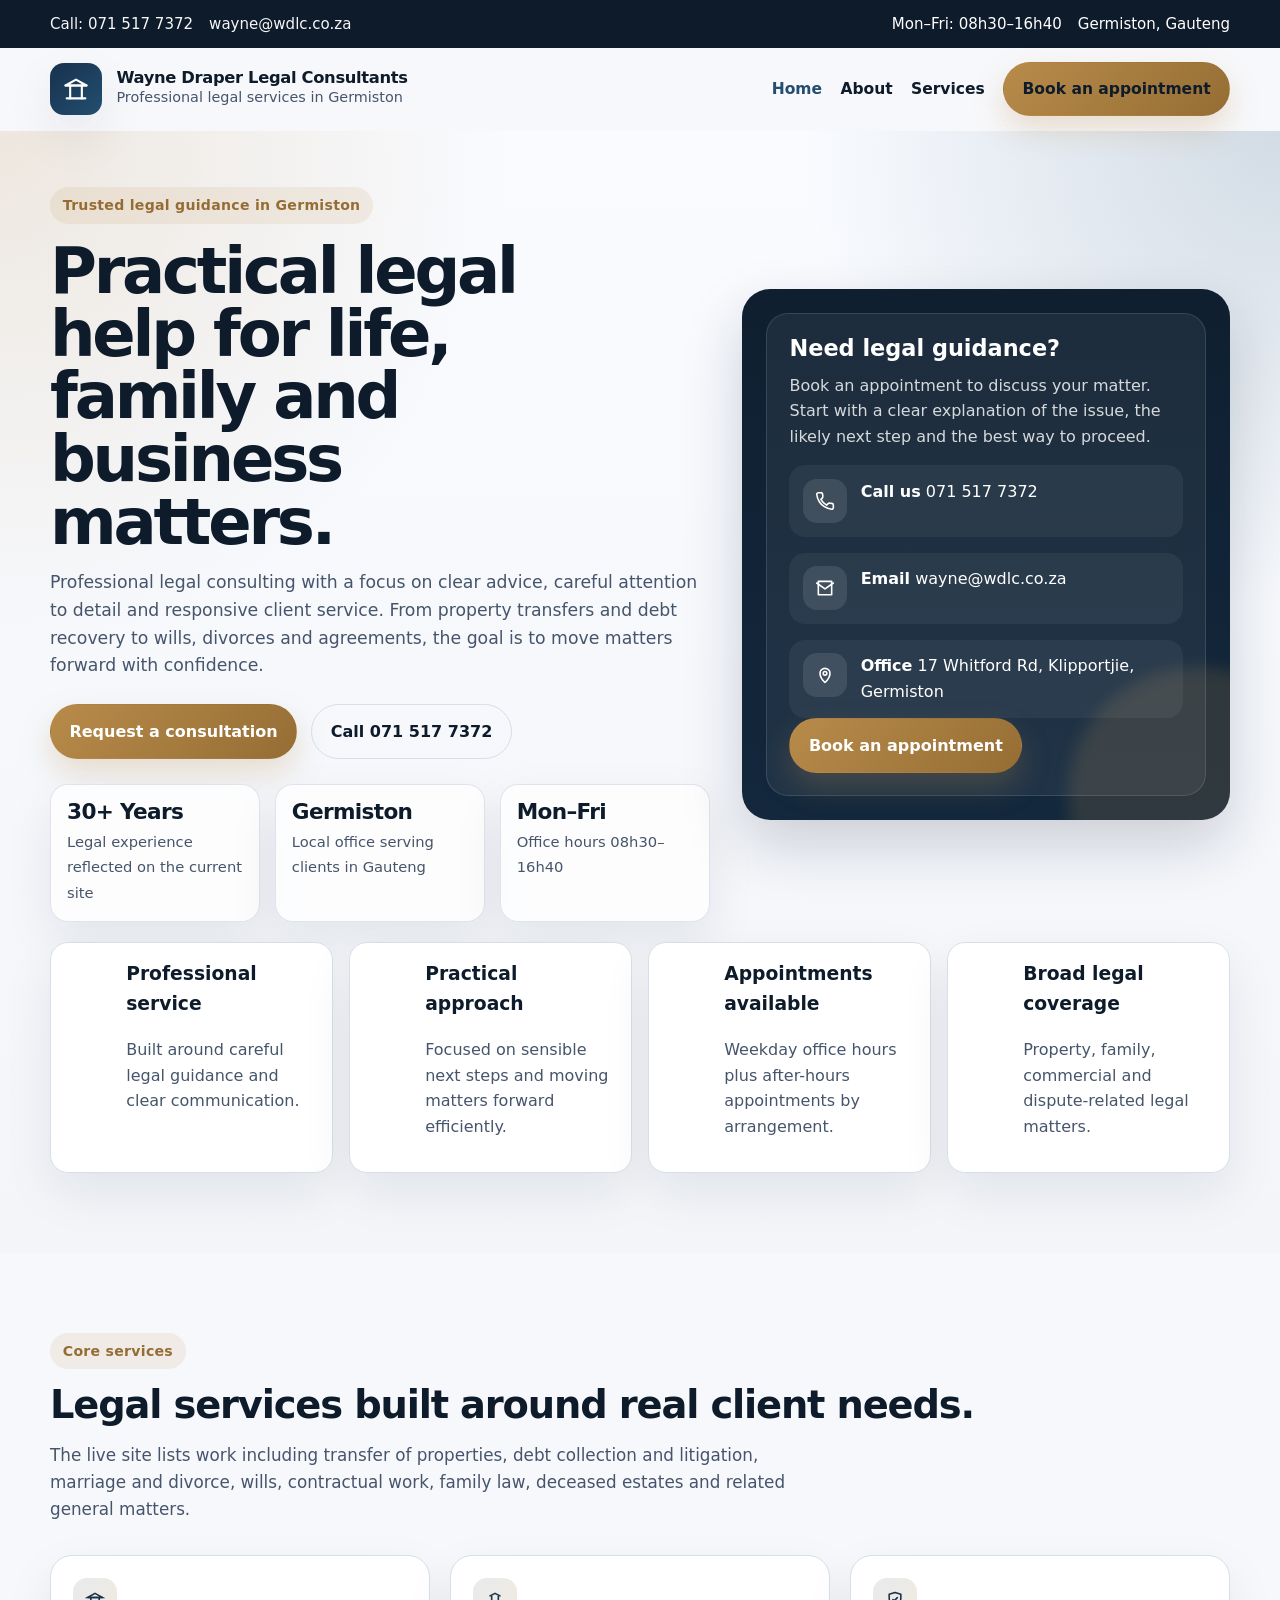
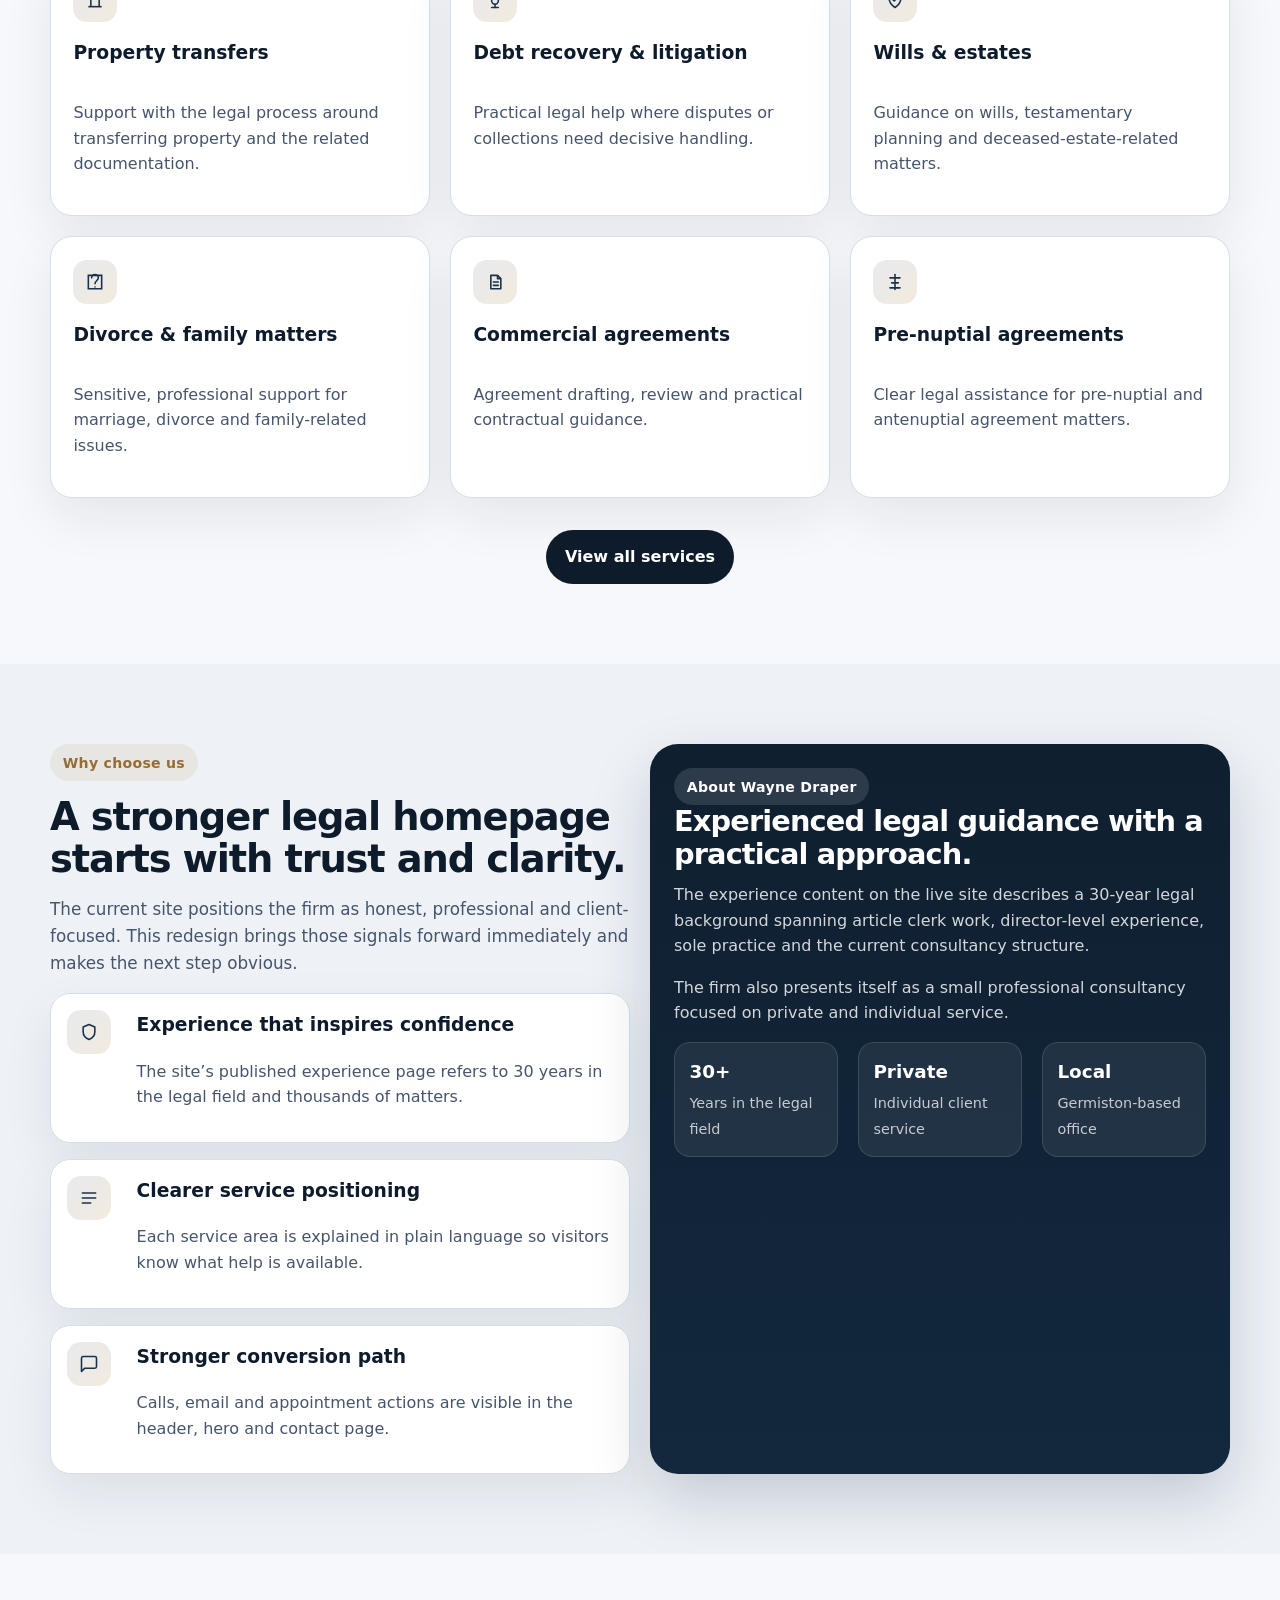
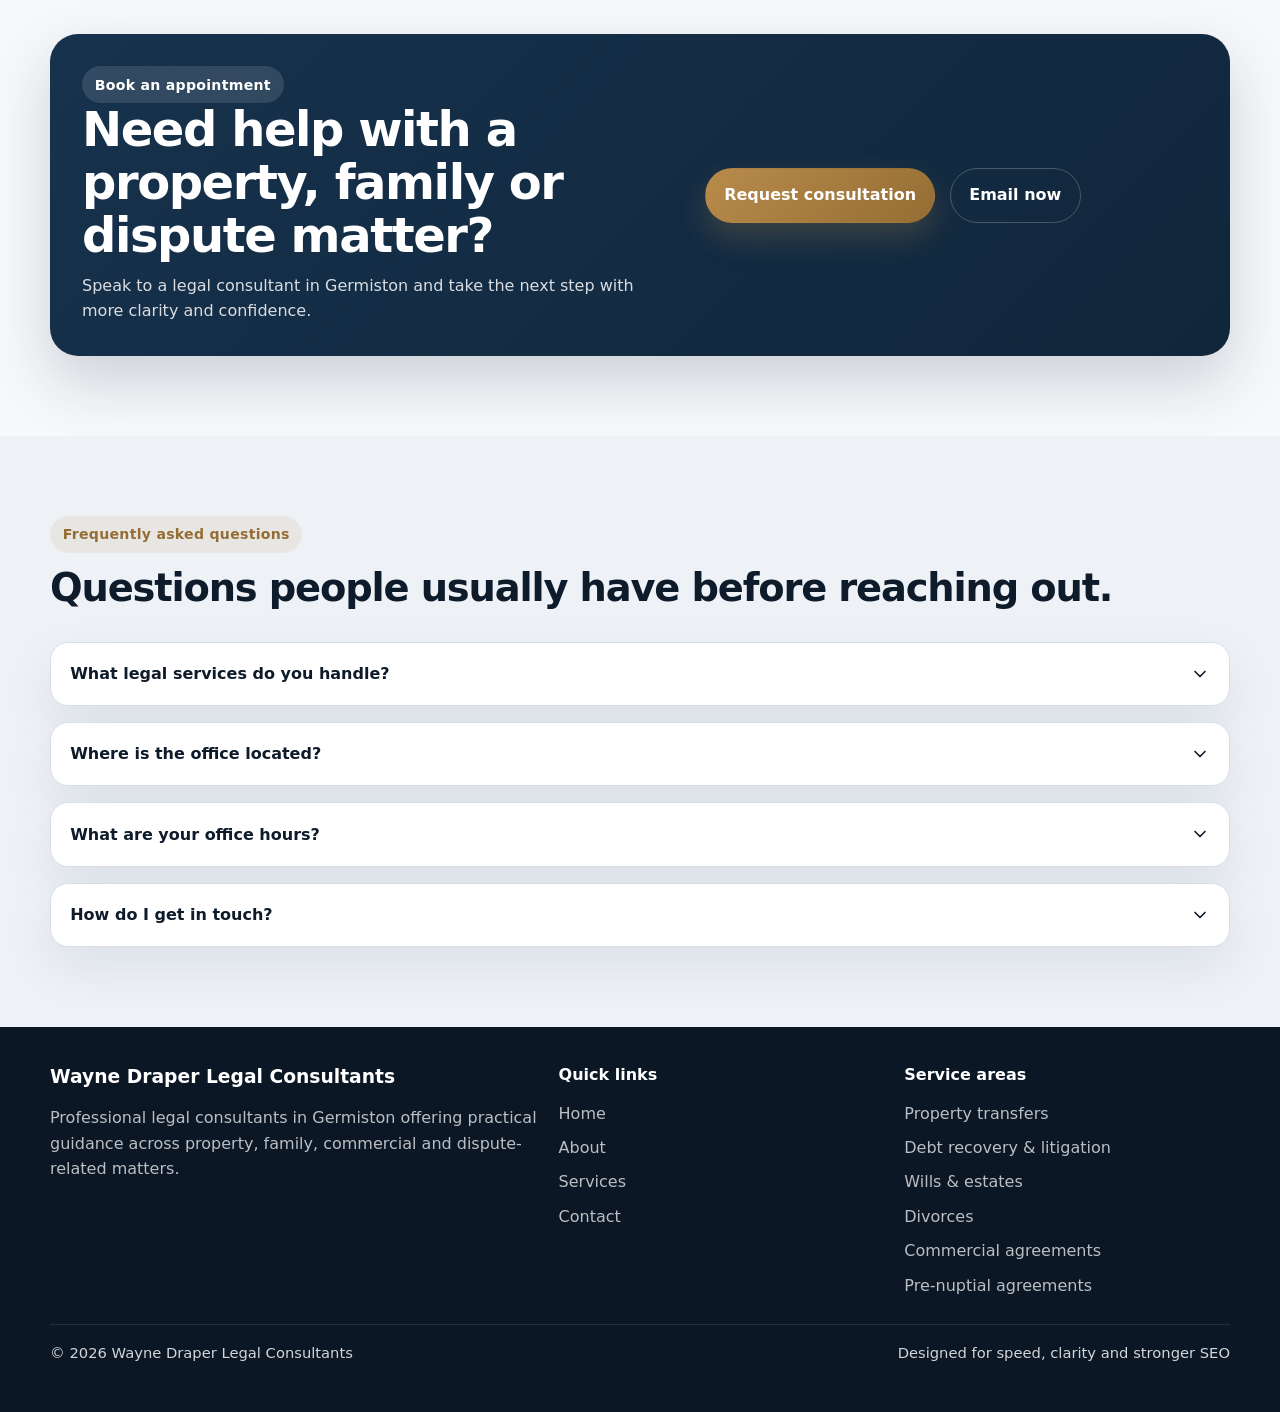
<file: index.html>
<!DOCTYPE html>
<html lang="en-ZA">
<head>
  <meta charset="UTF-8" />
  <meta name="viewport" content="width=device-width, initial-scale=1" />
  <title>Wayne Draper Legal Consultants | Legal Services in Germiston</title>
  <meta
    name="description"
    content="Professional legal consultants in Germiston offering property transfers, litigation, debt recovery, wills, divorces, agreements and practical legal guidance."
  />
  <meta
    name="keywords"
    content="lawyer Germiston, legal consultant Germiston, property transfer Germiston, divorce lawyer Germiston, wills Germiston, debt recovery Germiston"
  />
  <meta name="author" content="Wayne Draper Legal Consultants" />
  <meta name="theme-color" content="#0d1b2a" />
  <meta name="robots" content="index,follow" />
  <link rel="canonical" href="https://www.wdlc.co.za/" />
  <link rel="stylesheet" href="styles.css" />

  <meta property="og:type" content="website" />
  <meta property="og:title" content="Wayne Draper Legal Consultants | Legal Services in Germiston" />
  <meta
    property="og:description"
    content="Trusted legal consultants in Germiston for property transfers, litigation, wills, divorces and agreements."
  />
  <meta property="og:url" content="https://www.wdlc.co.za/" />
  <meta property="og:site_name" content="Wayne Draper Legal Consultants" />

  <script type="application/ld+json">
    {
      "@context": "https://schema.org",
      "@type": "LegalService",
      "name": "Wayne Draper Legal Consultants",
      "url": "https://www.wdlc.co.za/",
      "telephone": "+27 71 517 7372",
      "email": "wayne@wdlc.co.za",
      "address": {
        "@type": "PostalAddress",
        "streetAddress": "17 Whitford Rd, Klipportjie",
        "addressLocality": "Germiston",
        "addressCountry": "ZA"
      },
      "areaServed": [
        { "@type": "City", "name": "Germiston" },
        { "@type": "AdministrativeArea", "name": "Gauteng" }
      ],
      "openingHours": "Mo-Fr 08:30-16:40",
      "description": "Legal consultants in Germiston offering property transfers, debt recovery, litigation, divorces, wills, agreements and related legal services."
    }
  </script>
</head>
<body>
  <a class="skip-link" href="#main">Skip to content</a>

  <div class="topbar">
    <div class="container topbar-inner">
      <div class="topbar-links">
        <a href="tel:+27715177372">Call: 071 517 7372</a>
        <a href="mailto:wayne@wdlc.co.za">wayne@wdlc.co.za</a>
      </div>
      <div class="topbar-meta">
        <span>Mon–Fri: 08h30–16h40</span>
        <span>Germiston, Gauteng</span>
      </div>
    </div>
  </div>

  <header class="site-header" id="site-header">
    <div class="container nav">
      <a class="brand" href="index.html" aria-label="Wayne Draper Legal Consultants home">
        <span class="brand-mark" aria-hidden="true">
          <svg viewBox="0 0 24 24" fill="none" stroke="currentColor" stroke-width="1.8" stroke-linecap="round" stroke-linejoin="round">
            <path d="M4 20h16" />
            <path d="M7 20V9" />
            <path d="M17 20V9" />
            <path d="M3 9h18" />
            <path d="M12 4l9 5H3l9-5z" />
          </svg>
        </span>
        <span class="brand-text">
          <span class="brand-name">Wayne Draper Legal Consultants</span>
          <span class="brand-subtitle">Professional legal services in Germiston</span>
        </span>
      </a>

      <button class="nav-toggle" id="nav-toggle" type="button" aria-expanded="false" aria-controls="nav-links" aria-label="Open navigation">
        <svg viewBox="0 0 24 24" fill="none" stroke="currentColor" stroke-width="2">
          <path d="M4 7h16M4 12h16M4 17h16" stroke-linecap="round" />
        </svg>
      </button>

      <ul class="nav-links" id="nav-links">
        <li><a class="active" href="index.html">Home</a></li>
        <li><a href="about.html">About</a></li>
        <li><a href="services.html">Services</a></li>
        <li><a href="contact.html" class="button button-primary">Book an appointment</a></li>
      </ul>
    </div>
  </header>

  <main id="main">
    <section class="hero">
      <div class="container hero-grid">
        <div class="hero-copy reveal">
          <span class="eyebrow">Trusted legal guidance in Germiston</span>
          <h1>Practical legal help for life, family and business matters.</h1>
          <p>
            Professional legal consulting with a focus on clear advice, careful attention to detail and responsive client
            service. From property transfers and debt recovery to wills, divorces and agreements, the goal is to move
            matters forward with confidence.
          </p>

          <div class="hero-actions">
            <a class="button button-primary" href="contact.html">Request a consultation</a>
            <a class="button button-secondary" href="tel:+27715177372">Call 071 517 7372</a>
          </div>

          <div class="hero-proof">
            <div class="proof-card">
              <strong>30+ Years</strong>
              <span>Legal experience reflected on the current site</span>
            </div>
            <div class="proof-card">
              <strong>Germiston</strong>
              <span>Local office serving clients in Gauteng</span>
            </div>
            <div class="proof-card">
              <strong>Mon–Fri</strong>
              <span>Office hours 08h30–16h40</span>
            </div>
          </div>
        </div>

        <aside class="hero-panel reveal" aria-label="Contact summary">
          <div class="consult-card">
            <h2>Need legal guidance?</h2>
            <p>
              Book an appointment to discuss your matter. Start with a clear explanation of the issue, the likely next
              step and the best way to proceed.
            </p>

            <div class="contact-list">
              <div class="contact-item">
                <span class="icon-box" aria-hidden="true">
                  <svg viewBox="0 0 24 24" fill="none" stroke="currentColor" stroke-width="1.9">
                    <path d="M22 16.92v3a2 2 0 0 1-2.18 2 19.78 19.78 0 0 1-8.63-3.07 19.3 19.3 0 0 1-6-6A19.78 19.78 0 0 1 2.12 4.18 2 2 0 0 1 4.11 2h3a2 2 0 0 1 2 1.72l.35 2.83a2 2 0 0 1-.57 1.72L7.1 10.1a16 16 0 0 0 6.8 6.8l1.83-1.79a2 2 0 0 1 1.72-.57l2.83.35A2 2 0 0 1 22 16.92z" stroke-linecap="round" stroke-linejoin="round"/>
                  </svg>
                </span>
                <div>
                  <strong>Call us</strong>
                  <a href="tel:+27715177372">071 517 7372</a>
                </div>
              </div>

              <div class="contact-item">
                <span class="icon-box" aria-hidden="true">
                  <svg viewBox="0 0 24 24" fill="none" stroke="currentColor" stroke-width="1.9">
                    <path d="M4 4h16v16H4z" rx="2" stroke-linejoin="round"/>
                    <path d="m22 6-10 7L2 6" stroke-linecap="round" stroke-linejoin="round"/>
                  </svg>
                </span>
                <div>
                  <strong>Email</strong>
                  <a href="mailto:wayne@wdlc.co.za">wayne@wdlc.co.za</a>
                </div>
              </div>

              <div class="contact-item">
                <span class="icon-box" aria-hidden="true">
                  <svg viewBox="0 0 24 24" fill="none" stroke="currentColor" stroke-width="1.9">
                    <path d="M12 21s-6-5.33-6-11a6 6 0 1 1 12 0c0 5.67-6 11-6 11z" stroke-linecap="round" stroke-linejoin="round"/>
                    <circle cx="12" cy="10" r="2.2"/>
                  </svg>
                </span>
                <div>
                  <strong>Office</strong>
                  <span>17 Whitford Rd, Klipportjie, Germiston</span>
                </div>
              </div>
            </div>

            <a class="button button-primary" href="contact.html">Book an appointment</a>
          </div>
        </aside>
      </div>

      <div class="container trust-strip">
        <div class="trust-grid reveal">
          <div class="trust-item">
            <span class="icon-box" aria-hidden="true">
              <svg viewBox="0 0 24 24" fill="none" stroke="currentColor" stroke-width="1.9">
                <path d="M12 3l7 3v6c0 5-3.5 7.5-7 9-3.5-1.5-7-4-7-9V6l7-3z" stroke-linecap="round" stroke-linejoin="round"/>
                <path d="m9.5 12 1.8 1.8 3.7-4" stroke-linecap="round" stroke-linejoin="round"/>
              </svg>
            </span>
            <div>
              <h3>Professional service</h3>
              <p>Built around careful legal guidance and clear communication.</p>
            </div>
          </div>

          <div class="trust-item">
            <span class="icon-box" aria-hidden="true">
              <svg viewBox="0 0 24 24" fill="none" stroke="currentColor" stroke-width="1.9">
                <path d="M12 20V10" stroke-linecap="round"/>
                <path d="M18 20V4" stroke-linecap="round"/>
                <path d="M6 20v-6" stroke-linecap="round"/>
              </svg>
            </span>
            <div>
              <h3>Practical approach</h3>
              <p>Focused on sensible next steps and moving matters forward efficiently.</p>
            </div>
          </div>

          <div class="trust-item">
            <span class="icon-box" aria-hidden="true">
              <svg viewBox="0 0 24 24" fill="none" stroke="currentColor" stroke-width="1.9">
                <path d="M3 7h18" stroke-linecap="round"/>
                <path d="M7 3v4M17 3v4" stroke-linecap="round"/>
                <rect x="4" y="5" width="16" height="15" rx="2"/>
                <path d="M8 12h8M8 16h5" stroke-linecap="round"/>
              </svg>
            </span>
            <div>
              <h3>Appointments available</h3>
              <p>Weekday office hours plus after-hours appointments by arrangement.</p>
            </div>
          </div>

          <div class="trust-item">
            <span class="icon-box" aria-hidden="true">
              <svg viewBox="0 0 24 24" fill="none" stroke="currentColor" stroke-width="1.9">
                <path d="M5 12h14" stroke-linecap="round"/>
                <path d="M12 5v14" stroke-linecap="round"/>
                <path d="M19 7h-1a4 4 0 0 0-4 4v8" stroke-linecap="round"/>
                <path d="M5 7h1a4 4 0 0 1 4 4v8" stroke-linecap="round"/>
              </svg>
            </span>
            <div>
              <h3>Broad legal coverage</h3>
              <p>Property, family, commercial and dispute-related legal matters.</p>
            </div>
          </div>
        </div>
      </div>
    </section>

    <section class="section">
      <div class="container">
        <span class="eyebrow reveal">Core services</span>
        <h2 class="reveal">Legal services built around real client needs.</h2>
        <p class="section-intro reveal">
          The live site lists work including transfer of properties, debt collection and litigation, marriage and divorce,
          wills, contractual work, family law, deceased estates and related general matters.
        </p>

        <div class="grid-3 mt-32">
          <article class="card service-card reveal">
            <span class="icon-box icon-soft" aria-hidden="true">
              <svg viewBox="0 0 24 24" fill="none" stroke="currentColor" stroke-width="1.9">
                <path d="M4 20h16" />
                <path d="M7 20V9" />
                <path d="M17 20V9" />
                <path d="M3 9h18" />
                <path d="M12 4l9 5H3l9-5z" />
              </svg>
            </span>
            <h3>Property transfers</h3>
            <p>Support with the legal process around transferring property and the related documentation.</p>
          </article>

          <article class="card service-card reveal">
            <span class="icon-box icon-soft" aria-hidden="true">
              <svg viewBox="0 0 24 24" fill="none" stroke="currentColor" stroke-width="1.9">
                <path d="M8 21h8" stroke-linecap="round"/>
                <path d="M12 17v4" stroke-linecap="round"/>
                <path d="M6 7l6-3 6 3" stroke-linecap="round" stroke-linejoin="round"/>
                <path d="M8 7v6a4 4 0 0 0 8 0V7" stroke-linejoin="round"/>
              </svg>
            </span>
            <h3>Debt recovery & litigation</h3>
            <p>Practical legal help where disputes or collections need decisive handling.</p>
          </article>

          <article class="card service-card reveal">
            <span class="icon-box icon-soft" aria-hidden="true">
              <svg viewBox="0 0 24 24" fill="none" stroke="currentColor" stroke-width="1.9">
                <path d="M12 21s-7-4.5-7-11V5l7-2 7 2v5c0 6.5-7 11-7 11z" stroke-linecap="round" stroke-linejoin="round"/>
                <path d="M9.5 11.5 11 13l3.8-3.8" stroke-linecap="round" stroke-linejoin="round"/>
              </svg>
            </span>
            <h3>Wills & estates</h3>
            <p>Guidance on wills, testamentary planning and deceased-estate-related matters.</p>
          </article>

          <article class="card service-card reveal">
            <span class="icon-box icon-soft" aria-hidden="true">
              <svg viewBox="0 0 24 24" fill="none" stroke="currentColor" stroke-width="1.9">
                <path d="M8 7a4 4 0 1 1 8 0c0 3-4 4-4 7" stroke-linecap="round"/>
                <path d="M12 18h.01" stroke-linecap="round"/>
                <path d="M4 4h16v16H4z" rx="2"/>
              </svg>
            </span>
            <h3>Divorce & family matters</h3>
            <p>Sensitive, professional support for marriage, divorce and family-related issues.</p>
          </article>

          <article class="card service-card reveal">
            <span class="icon-box icon-soft" aria-hidden="true">
              <svg viewBox="0 0 24 24" fill="none" stroke="currentColor" stroke-width="1.9">
                <path d="M7 4h8l4 4v12H7z" stroke-linejoin="round"/>
                <path d="M15 4v4h4" stroke-linejoin="round"/>
                <path d="M10 12h6M10 16h6" stroke-linecap="round"/>
              </svg>
            </span>
            <h3>Commercial agreements</h3>
            <p>Agreement drafting, review and practical contractual guidance.</p>
          </article>

          <article class="card service-card reveal">
            <span class="icon-box icon-soft" aria-hidden="true">
              <svg viewBox="0 0 24 24" fill="none" stroke="currentColor" stroke-width="1.9">
                <path d="M12 3v18" stroke-linecap="round"/>
                <path d="M6 7h12" stroke-linecap="round"/>
                <path d="M8 13h8" stroke-linecap="round"/>
                <path d="M6 19h12" stroke-linecap="round"/>
              </svg>
            </span>
            <h3>Pre-nuptial agreements</h3>
            <p>Clear legal assistance for pre-nuptial and antenuptial agreement matters.</p>
          </article>
        </div>

        <div class="center mt-32 reveal">
          <a class="button button-dark" href="services.html">View all services</a>
        </div>
      </div>
    </section>

    <section class="section section-soft">
      <div class="container why-wrap">
        <div class="stack">
          <div>
            <span class="eyebrow reveal">Why choose us</span>
            <h2 class="reveal">A stronger legal homepage starts with trust and clarity.</h2>
            <p class="section-intro reveal">
              The current site positions the firm as honest, professional and client-focused. This redesign brings those
              signals forward immediately and makes the next step obvious.
            </p>
          </div>

          <div class="feature reveal">
            <span class="icon-box icon-soft" aria-hidden="true">
              <svg viewBox="0 0 24 24" fill="none" stroke="currentColor" stroke-width="1.9">
                <path d="M12 3l7 3v6c0 5-3.5 7.5-7 9-3.5-1.5-7-4-7-9V6l7-3z" stroke-linecap="round" stroke-linejoin="round"/>
              </svg>
            </span>
            <div>
              <h3>Experience that inspires confidence</h3>
              <p>The site’s published experience page refers to 30 years in the legal field and thousands of matters.</p>
            </div>
          </div>

          <div class="feature reveal">
            <span class="icon-box icon-soft" aria-hidden="true">
              <svg viewBox="0 0 24 24" fill="none" stroke="currentColor" stroke-width="1.9">
                <path d="M4 6h16M4 12h16M4 18h10" stroke-linecap="round"/>
              </svg>
            </span>
            <div>
              <h3>Clearer service positioning</h3>
              <p>Each service area is explained in plain language so visitors know what help is available.</p>
            </div>
          </div>

          <div class="feature reveal">
            <span class="icon-box icon-soft" aria-hidden="true">
              <svg viewBox="0 0 24 24" fill="none" stroke="currentColor" stroke-width="1.9">
                <path d="M21 15a2 2 0 0 1-2 2H7l-4 4V5a2 2 0 0 1 2-2h14a2 2 0 0 1 2 2z" stroke-linecap="round" stroke-linejoin="round"/>
              </svg>
            </span>
            <div>
              <h3>Stronger conversion path</h3>
              <p>Calls, email and appointment actions are visible in the header, hero and contact page.</p>
            </div>
          </div>
        </div>

        <aside class="profile-panel reveal">
          <div>
            <span class="eyebrow badge-invert">About Wayne Draper</span>
            <h3>Experienced legal guidance with a practical approach.</h3>
            <p>
              The experience content on the live site describes a 30-year legal background spanning article clerk work,
              director-level experience, sole practice and the current consultancy structure.
            </p>
            <p>
              The firm also presents itself as a small professional consultancy focused on private and individual service.
            </p>
          </div>

          <div class="mini-stats">
            <div class="cardish">
              <strong>30+</strong>
              <span>Years in the legal field</span>
            </div>
            <div class="cardish">
              <strong>Private</strong>
              <span>Individual client service</span>
            </div>
            <div class="cardish">
              <strong>Local</strong>
              <span>Germiston-based office</span>
            </div>
          </div>
        </aside>
      </div>
    </section>

    <section class="section">
      <div class="container">
        <div class="cta-band reveal">
          <div>
            <span class="eyebrow badge-invert">Book an appointment</span>
            <h2>Need help with a property, family or dispute matter?</h2>
            <p>
              Speak to a legal consultant in Germiston and take the next step with more clarity and confidence.
            </p>
          </div>
          <div class="cta-actions">
            <a class="button button-primary" href="contact.html">Request consultation</a>
            <a class="button button-secondary button-secondary-light" href="mailto:wayne@wdlc.co.za">Email now</a>
          </div>
        </div>
      </div>
    </section>

    <section class="section section-soft">
      <div class="container">
        <span class="eyebrow reveal">Frequently asked questions</span>
        <h2 class="reveal">Questions people usually have before reaching out.</h2>

        <div class="faq-list mt-32">
          <details class="faq-item reveal">
            <summary class="faq-button">
              What legal services do you handle?
              <svg viewBox="0 0 24 24" fill="none" stroke="currentColor" stroke-width="2">
                <path d="m6 9 6 6 6-6" stroke-linecap="round" stroke-linejoin="round"/>
              </svg>
            </summary>
            <div class="faq-panel">
              <p>
                The live site lists transfer of properties, debt collection and litigation, marriage and divorce, labour law,
                corporate and commercial law, family law, contractual work, deceased estates and other general matters.
              </p>
            </div>
          </details>

          <details class="faq-item reveal">
            <summary class="faq-button">
              Where is the office located?
              <svg viewBox="0 0 24 24" fill="none" stroke="currentColor" stroke-width="2">
                <path d="m6 9 6 6 6-6" stroke-linecap="round" stroke-linejoin="round"/>
              </svg>
            </summary>
            <div class="faq-panel">
              <p>17 Whitford Rd, Klipportjie, Germiston.</p>
            </div>
          </details>

          <details class="faq-item reveal">
            <summary class="faq-button">
              What are your office hours?
              <svg viewBox="0 0 24 24" fill="none" stroke="currentColor" stroke-width="2">
                <path d="m6 9 6 6 6-6" stroke-linecap="round" stroke-linejoin="round"/>
              </svg>
            </summary>
            <div class="faq-panel">
              <p>Monday to Friday, 08h30–16h40, with after-hours appointments by arrangement.</p>
            </div>
          </details>

          <details class="faq-item reveal">
            <summary class="faq-button">
              How do I get in touch?
              <svg viewBox="0 0 24 24" fill="none" stroke="currentColor" stroke-width="2">
                <path d="m6 9 6 6 6-6" stroke-linecap="round" stroke-linejoin="round"/>
              </svg>
            </summary>
            <div class="faq-panel">
              <p>You can call 071 517 7372, email wayne@wdlc.co.za or use the contact page form.</p>
            </div>
          </details>
        </div>
      </div>
    </section>
  </main>

  <footer class="site-footer">
    <div class="container">
      <div class="footer-grid">
        <div>
          <h3>Wayne Draper Legal Consultants</h3>
          <p>
            Professional legal consultants in Germiston offering practical guidance across property, family,
            commercial and dispute-related matters.
          </p>
        </div>

        <div>
          <h4>Quick links</h4>
          <ul class="footer-list">
            <li><a href="index.html">Home</a></li>
            <li><a href="about.html">About</a></li>
            <li><a href="services.html">Services</a></li>
            <li><a href="contact.html">Contact</a></li>
          </ul>
        </div>

        <div>
          <h4>Service areas</h4>
          <ul class="footer-list">
            <li>Property transfers</li>
            <li>Debt recovery & litigation</li>
            <li>Wills & estates</li>
            <li>Divorces</li>
            <li>Commercial agreements</li>
            <li>Pre-nuptial agreements</li>
          </ul>
        </div>
      </div>

      <div class="footer-bottom">
        <span>© <span id="year"></span> Wayne Draper Legal Consultants</span>
        <span>Designed for speed, clarity and stronger SEO</span>
      </div>
    </div>
  </footer>

  <script src="script.js"></script>
</body>
</html>
</file>
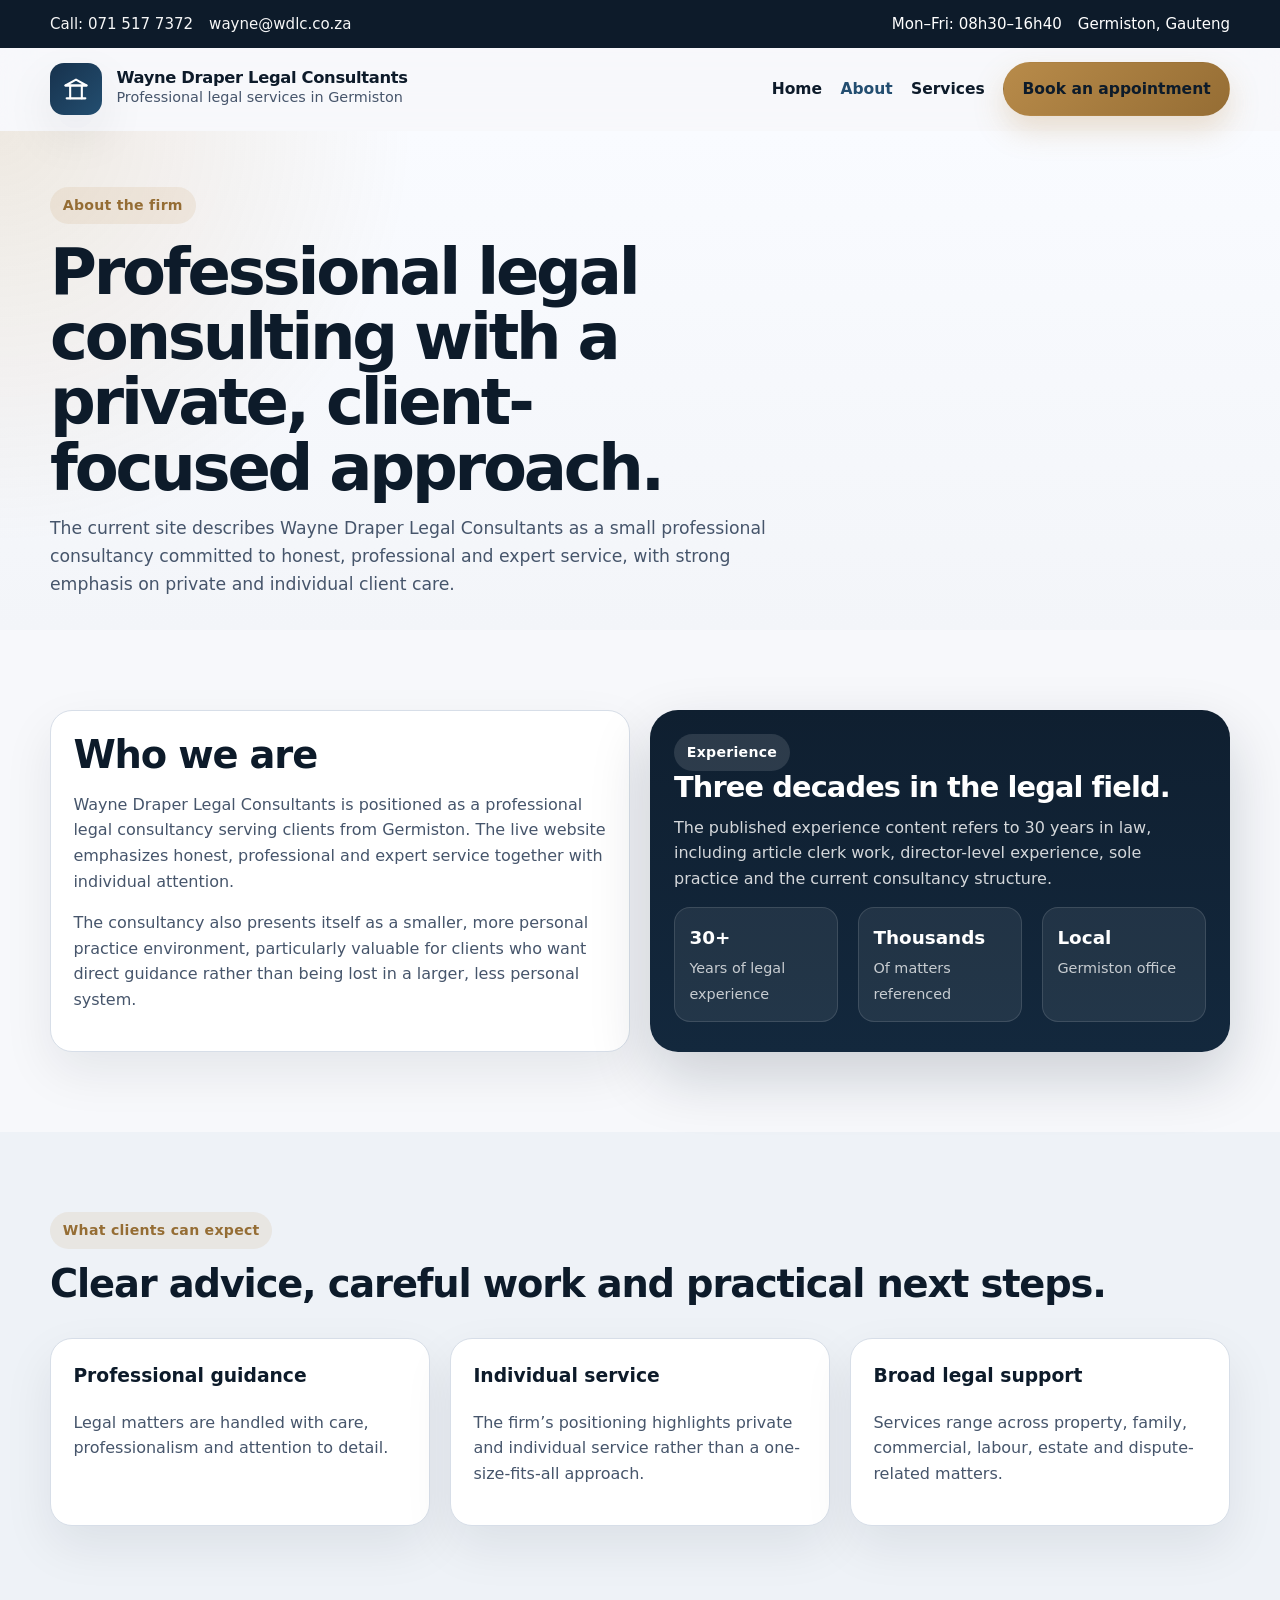
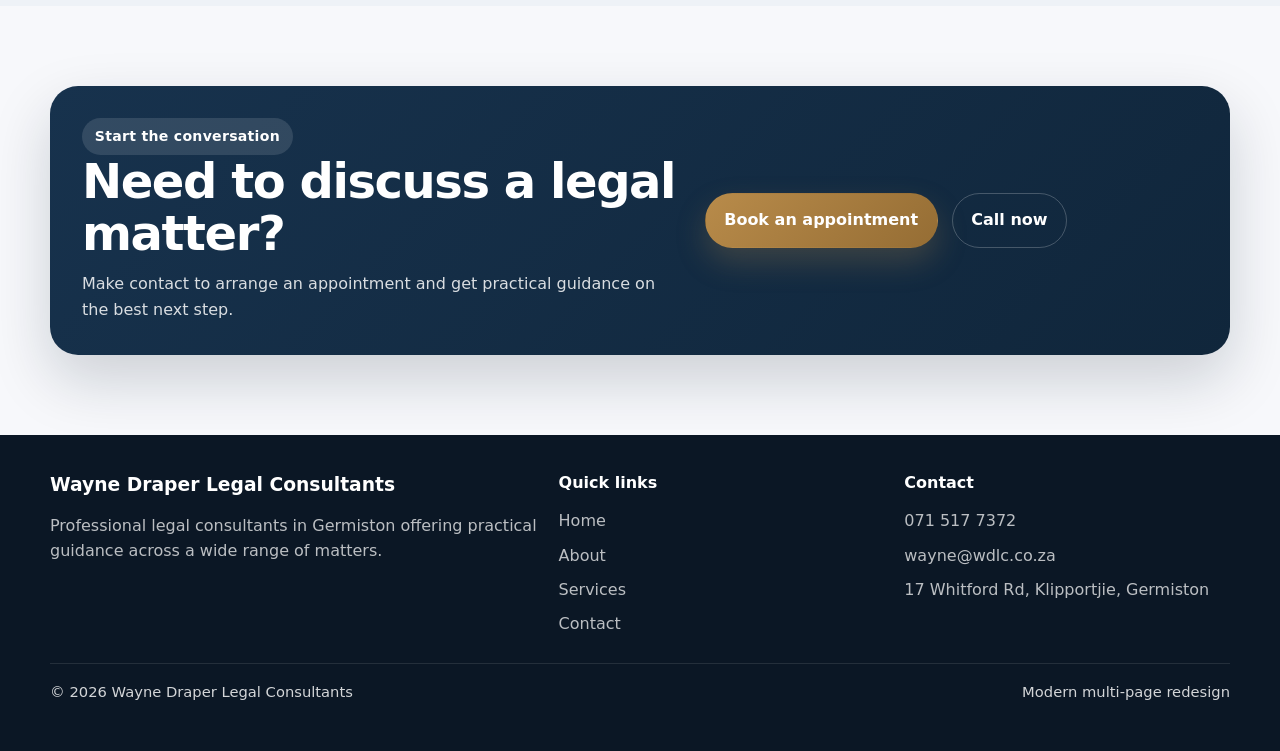
<file: about.html>
<!DOCTYPE html>
<html lang="en-ZA">
<head>
  <meta charset="UTF-8" />
  <meta name="viewport" content="width=device-width, initial-scale=1" />
  <title>About | Wayne Draper Legal Consultants</title>
  <meta
    name="description"
    content="Learn more about Wayne Draper Legal Consultants, a Germiston-based legal consultancy focused on professional, private and individual client service."
  />
  <meta name="robots" content="index,follow" />
  <link rel="canonical" href="https://www.wdlc.co.za/about.html" />
  <link rel="stylesheet" href="styles.css" />
</head>
<body>
  <a class="skip-link" href="#main">Skip to content</a>

  <div class="topbar">
    <div class="container topbar-inner">
      <div class="topbar-links">
        <a href="tel:+27715177372">Call: 071 517 7372</a>
        <a href="mailto:wayne@wdlc.co.za">wayne@wdlc.co.za</a>
      </div>
      <div class="topbar-meta">
        <span>Mon–Fri: 08h30–16h40</span>
        <span>Germiston, Gauteng</span>
      </div>
    </div>
  </div>

  <header class="site-header" id="site-header">
    <div class="container nav">
      <a class="brand" href="index.html" aria-label="Wayne Draper Legal Consultants home">
        <span class="brand-mark" aria-hidden="true">
          <svg viewBox="0 0 24 24" fill="none" stroke="currentColor" stroke-width="1.8" stroke-linecap="round" stroke-linejoin="round">
            <path d="M4 20h16" />
            <path d="M7 20V9" />
            <path d="M17 20V9" />
            <path d="M3 9h18" />
            <path d="M12 4l9 5H3l9-5z" />
          </svg>
        </span>
        <span class="brand-text">
          <span class="brand-name">Wayne Draper Legal Consultants</span>
          <span class="brand-subtitle">Professional legal services in Germiston</span>
        </span>
      </a>

      <button class="nav-toggle" id="nav-toggle" type="button" aria-expanded="false" aria-controls="nav-links" aria-label="Open navigation">
        <svg viewBox="0 0 24 24" fill="none" stroke="currentColor" stroke-width="2">
          <path d="M4 7h16M4 12h16M4 17h16" stroke-linecap="round" />
        </svg>
      </button>

      <ul class="nav-links" id="nav-links">
        <li><a href="index.html">Home</a></li>
        <li><a class="active" href="about.html">About</a></li>
        <li><a href="services.html">Services</a></li>
        <li><a href="contact.html" class="button button-primary">Book an appointment</a></li>
      </ul>
    </div>
  </header>

  <main id="main">
    <section class="page-hero">
      <div class="container">
        <span class="eyebrow reveal">About the firm</span>
        <h1 class="reveal">Professional legal consulting with a private, client-focused approach.</h1>
        <p class="page-intro reveal">
          The current site describes Wayne Draper Legal Consultants as a small professional consultancy committed to honest,
          professional and expert service, with strong emphasis on private and individual client care.
        </p>
      </div>
    </section>

    <section class="section">
      <div class="container split-layout">
        <div class="card reveal">
          <h2>Who we are</h2>
          <p>
            Wayne Draper Legal Consultants is positioned as a professional legal consultancy serving clients from Germiston.
            The live website emphasizes honest, professional and expert service together with individual attention.
          </p>
          <p>
            The consultancy also presents itself as a smaller, more personal practice environment, particularly valuable
            for clients who want direct guidance rather than being lost in a larger, less personal system.
          </p>
        </div>

        <div class="profile-panel reveal">
          <div>
            <span class="eyebrow badge-invert">Experience</span>
            <h3>Three decades in the legal field.</h3>
            <p>
              The published experience content refers to 30 years in law, including article clerk work, director-level
              experience, sole practice and the current consultancy structure.
            </p>
          </div>

          <div class="mini-stats">
            <div class="cardish">
              <strong>30+</strong>
              <span>Years of legal experience</span>
            </div>
            <div class="cardish">
              <strong>Thousands</strong>
              <span>Of matters referenced</span>
            </div>
            <div class="cardish">
              <strong>Local</strong>
              <span>Germiston office</span>
            </div>
          </div>
        </div>
      </div>
    </section>

    <section class="section section-soft">
      <div class="container">
        <span class="eyebrow reveal">What clients can expect</span>
        <h2 class="reveal">Clear advice, careful work and practical next steps.</h2>

        <div class="grid-3 mt-32">
          <article class="card reveal">
            <h3>Professional guidance</h3>
            <p>Legal matters are handled with care, professionalism and attention to detail.</p>
          </article>

          <article class="card reveal">
            <h3>Individual service</h3>
            <p>The firm’s positioning highlights private and individual service rather than a one-size-fits-all approach.</p>
          </article>

          <article class="card reveal">
            <h3>Broad legal support</h3>
            <p>Services range across property, family, commercial, labour, estate and dispute-related matters.</p>
          </article>
        </div>
      </div>
    </section>

    <section class="section">
      <div class="container">
        <div class="cta-band reveal">
          <div>
            <span class="eyebrow badge-invert">Start the conversation</span>
            <h2>Need to discuss a legal matter?</h2>
            <p>
              Make contact to arrange an appointment and get practical guidance on the best next step.
            </p>
          </div>
          <div class="cta-actions">
            <a class="button button-primary" href="contact.html">Book an appointment</a>
            <a class="button button-secondary button-secondary-light" href="tel:+27715177372">Call now</a>
          </div>
        </div>
      </div>
    </section>
  </main>

  <footer class="site-footer">
    <div class="container">
      <div class="footer-grid">
        <div>
          <h3>Wayne Draper Legal Consultants</h3>
          <p>Professional legal consultants in Germiston offering practical guidance across a wide range of matters.</p>
        </div>

        <div>
          <h4>Quick links</h4>
          <ul class="footer-list">
            <li><a href="index.html">Home</a></li>
            <li><a href="about.html">About</a></li>
            <li><a href="services.html">Services</a></li>
            <li><a href="contact.html">Contact</a></li>
          </ul>
        </div>

        <div>
          <h4>Contact</h4>
          <ul class="footer-list">
            <li><a href="tel:+27715177372">071 517 7372</a></li>
            <li><a href="mailto:wayne@wdlc.co.za">wayne@wdlc.co.za</a></li>
            <li>17 Whitford Rd, Klipportjie, Germiston</li>
          </ul>
        </div>
      </div>

      <div class="footer-bottom">
        <span>© <span id="year"></span> Wayne Draper Legal Consultants</span>
        <span>Modern multi-page redesign</span>
      </div>
    </div>
  </footer>

  <script src="script.js"></script>
</body>
</html>
</file>
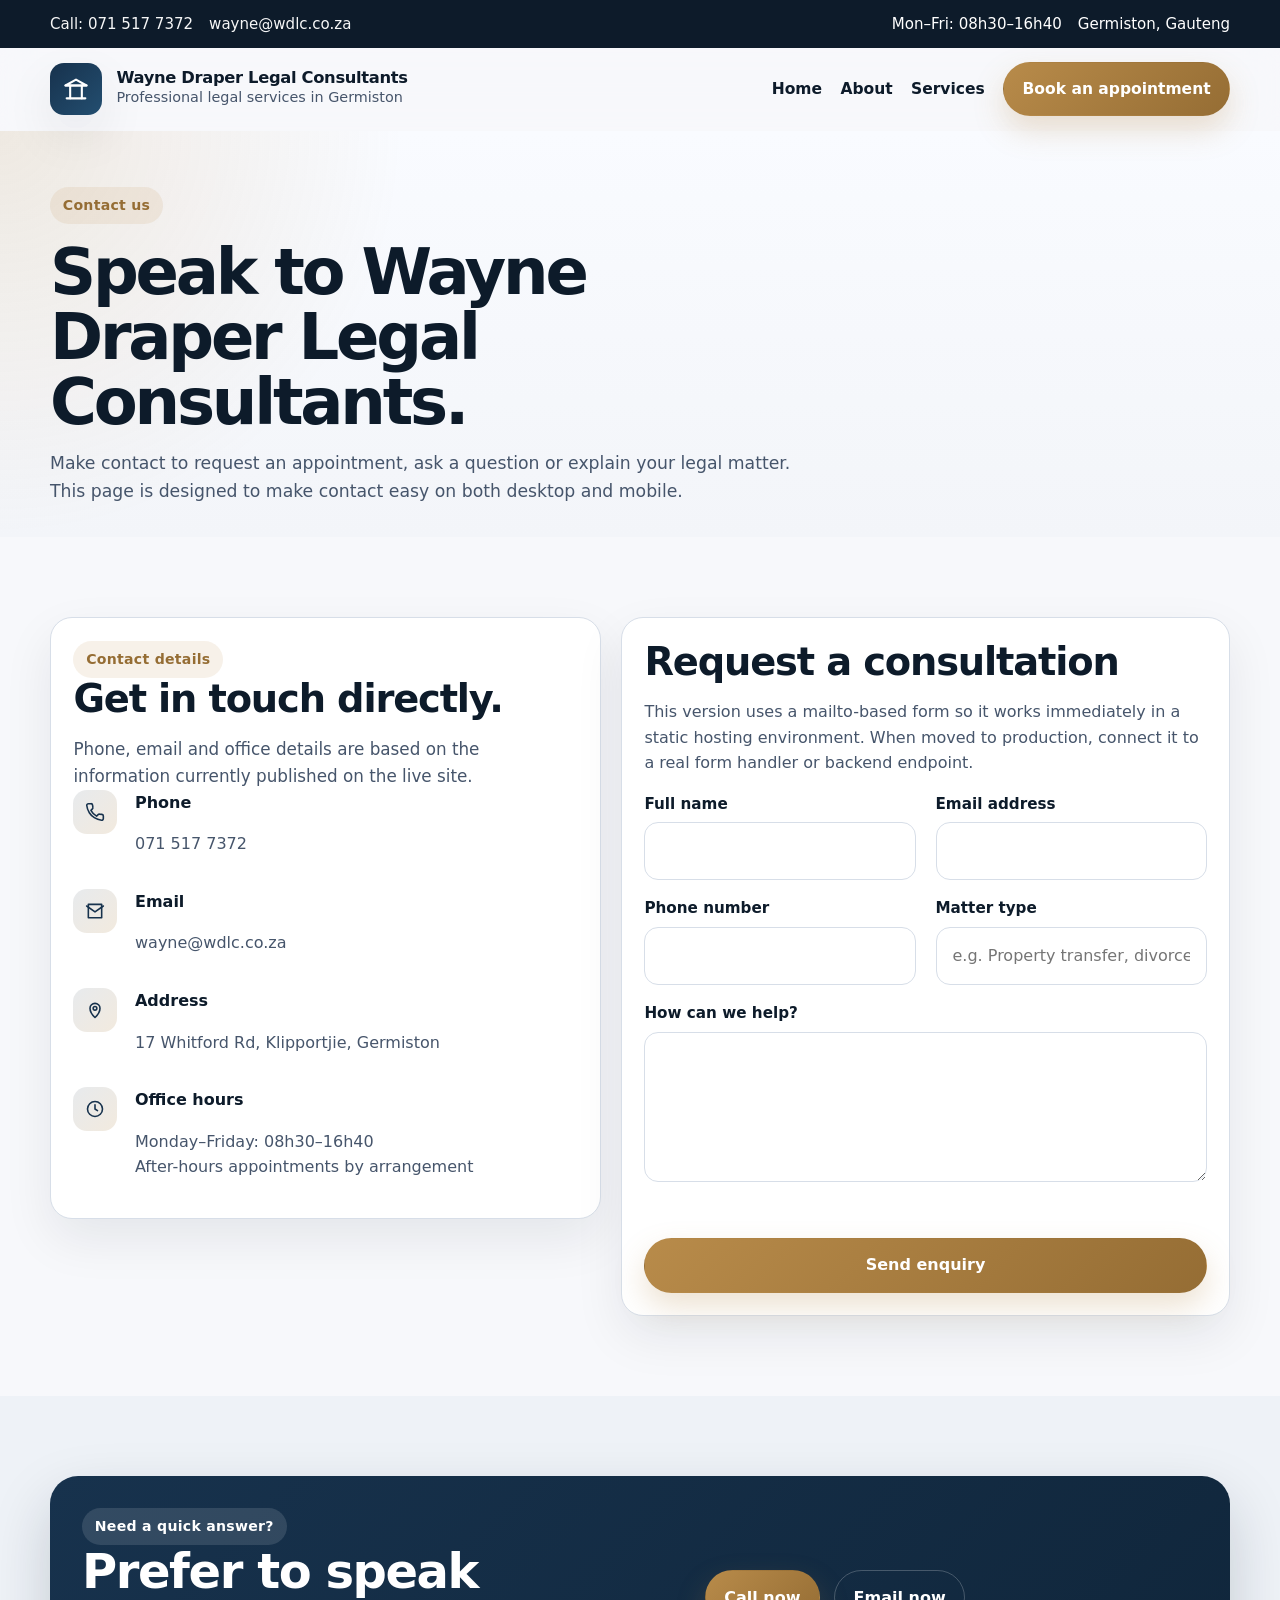
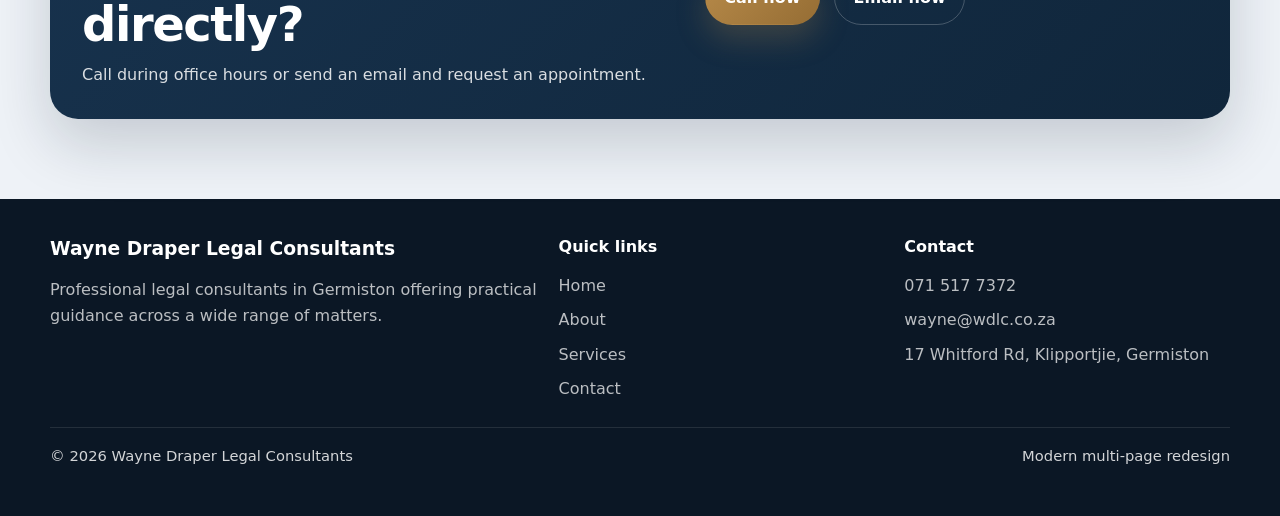
<file: contact.html>
<!DOCTYPE html>
<html lang="en-ZA">
<head>
  <meta charset="UTF-8" />
  <meta name="viewport" content="width=device-width, initial-scale=1" />
  <title>Contact | Wayne Draper Legal Consultants</title>
  <meta
    name="description"
    content="Contact Wayne Draper Legal Consultants in Germiston. Call, email or send an enquiry to request an appointment."
  />
  <meta name="robots" content="index,follow" />
  <link rel="canonical" href="https://www.wdlc.co.za/contact.html" />
  <link rel="stylesheet" href="styles.css" />
</head>
<body>
  <a class="skip-link" href="#main">Skip to content</a>

  <div class="topbar">
    <div class="container topbar-inner">
      <div class="topbar-links">
        <a href="tel:+27715177372">Call: 071 517 7372</a>
        <a href="mailto:wayne@wdlc.co.za">wayne@wdlc.co.za</a>
      </div>
      <div class="topbar-meta">
        <span>Mon–Fri: 08h30–16h40</span>
        <span>Germiston, Gauteng</span>
      </div>
    </div>
  </div>

  <header class="site-header" id="site-header">
    <div class="container nav">
      <a class="brand" href="index.html" aria-label="Wayne Draper Legal Consultants home">
        <span class="brand-mark" aria-hidden="true">
          <svg viewBox="0 0 24 24" fill="none" stroke="currentColor" stroke-width="1.8" stroke-linecap="round" stroke-linejoin="round">
            <path d="M4 20h16" />
            <path d="M7 20V9" />
            <path d="M17 20V9" />
            <path d="M3 9h18" />
            <path d="M12 4l9 5H3l9-5z" />
          </svg>
        </span>
        <span class="brand-text">
          <span class="brand-name">Wayne Draper Legal Consultants</span>
          <span class="brand-subtitle">Professional legal services in Germiston</span>
        </span>
      </a>

      <button class="nav-toggle" id="nav-toggle" type="button" aria-expanded="false" aria-controls="nav-links" aria-label="Open navigation">
        <svg viewBox="0 0 24 24" fill="none" stroke="currentColor" stroke-width="2">
          <path d="M4 7h16M4 12h16M4 17h16" stroke-linecap="round" />
        </svg>
      </button>

      <ul class="nav-links" id="nav-links">
        <li><a href="index.html">Home</a></li>
        <li><a href="about.html">About</a></li>
        <li><a href="services.html">Services</a></li>
        <li><a class="button button-primary active-button" href="contact.html">Book an appointment</a></li>
      </ul>
    </div>
  </header>

  <main id="main">
    <section class="page-hero">
      <div class="container">
        <span class="eyebrow reveal">Contact us</span>
        <h1 class="reveal">Speak to Wayne Draper Legal Consultants.</h1>
        <p class="page-intro reveal">
          Make contact to request an appointment, ask a question or explain your legal matter. This page is designed to
          make contact easy on both desktop and mobile.
        </p>
      </div>
    </section>

    <section class="section">
      <div class="container contact-section-grid">
        <div class="contact-card reveal">
          <span class="eyebrow">Contact details</span>
          <h2 class="mt-16">Get in touch directly.</h2>
          <p class="section-intro full-width">
            Phone, email and office details are based on the information currently published on the live site.
          </p>

          <div class="contact-detail-list">
            <div class="contact-detail">
              <span class="icon-box icon-soft" aria-hidden="true">
                <svg viewBox="0 0 24 24" fill="none" stroke="currentColor" stroke-width="1.9">
                  <path d="M22 16.92v3a2 2 0 0 1-2.18 2 19.78 19.78 0 0 1-8.63-3.07 19.3 19.3 0 0 1-6-6A19.78 19.78 0 0 1 2.12 4.18 2 2 0 0 1 4.11 2h3a2 2 0 0 1 2 1.72l.35 2.83a2 2 0 0 1-.57 1.72L7.1 10.1a16 16 0 0 0 6.8 6.8l1.83-1.79a2 2 0 0 1 1.72-.57l2.83.35A2 2 0 0 1 22 16.92z" stroke-linecap="round" stroke-linejoin="round"/>
                </svg>
              </span>
              <div>
                <strong>Phone</strong>
                <p><a href="tel:+27715177372">071 517 7372</a></p>
              </div>
            </div>

            <div class="contact-detail">
              <span class="icon-box icon-soft" aria-hidden="true">
                <svg viewBox="0 0 24 24" fill="none" stroke="currentColor" stroke-width="1.9">
                  <path d="M4 4h16v16H4z" rx="2" stroke-linejoin="round"/>
                  <path d="m22 6-10 7L2 6" stroke-linecap="round" stroke-linejoin="round"/>
                </svg>
              </span>
              <div>
                <strong>Email</strong>
                <p><a href="mailto:wayne@wdlc.co.za">wayne@wdlc.co.za</a></p>
              </div>
            </div>

            <div class="contact-detail">
              <span class="icon-box icon-soft" aria-hidden="true">
                <svg viewBox="0 0 24 24" fill="none" stroke="currentColor" stroke-width="1.9">
                  <path d="M12 21s-6-5.33-6-11a6 6 0 1 1 12 0c0 5.67-6 11-6 11z" stroke-linecap="round" stroke-linejoin="round"/>
                  <circle cx="12" cy="10" r="2.2"/>
                </svg>
              </span>
              <div>
                <strong>Address</strong>
                <p>17 Whitford Rd, Klipportjie, Germiston</p>
              </div>
            </div>

            <div class="contact-detail">
              <span class="icon-box icon-soft" aria-hidden="true">
                <svg viewBox="0 0 24 24" fill="none" stroke="currentColor" stroke-width="1.9">
                  <circle cx="12" cy="12" r="9"/>
                  <path d="M12 7v5l3 2" stroke-linecap="round" stroke-linejoin="round"/>
                </svg>
              </span>
              <div>
                <strong>Office hours</strong>
                <p>Monday–Friday: 08h30–16h40<br />After-hours appointments by arrangement</p>
              </div>
            </div>
          </div>
        </div>

        <div class="contact-card reveal">
          <h2>Request a consultation</h2>
          <p class="muted">
            This version uses a mailto-based form so it works immediately in a static hosting environment. When moved to
            production, connect it to a real form handler or backend endpoint.
          </p>

          <form class="contact-form" id="contact-form" novalidate>
            <div class="field-row">
              <div class="field">
                <label for="name">Full name</label>
                <input id="name" name="name" type="text" autocomplete="name" required />
              </div>
              <div class="field">
                <label for="email">Email address</label>
                <input id="email" name="email" type="email" autocomplete="email" required />
              </div>
            </div>

            <div class="field-row">
              <div class="field">
                <label for="phone">Phone number</label>
                <input id="phone" name="phone" type="tel" autocomplete="tel" required />
              </div>
              <div class="field">
                <label for="subject">Matter type</label>
                <input id="subject" name="subject" type="text" placeholder="e.g. Property transfer, divorce, will" required />
              </div>
            </div>

            <div class="field">
              <label for="message">How can we help?</label>
              <textarea id="message" name="message" required></textarea>
            </div>

            <div class="form-message" id="form-message" aria-live="polite"></div>

            <button class="button button-primary" type="submit">Send enquiry</button>
          </form>
        </div>
      </div>
    </section>

    <section class="section section-soft">
      <div class="container">
        <div class="cta-band reveal">
          <div>
            <span class="eyebrow badge-invert">Need a quick answer?</span>
            <h2>Prefer to speak directly?</h2>
            <p>Call during office hours or send an email and request an appointment.</p>
          </div>
          <div class="cta-actions">
            <a class="button button-primary" href="tel:+27715177372">Call now</a>
            <a class="button button-secondary button-secondary-light" href="mailto:wayne@wdlc.co.za">Email now</a>
          </div>
        </div>
      </div>
    </section>
  </main>

  <footer class="site-footer">
    <div class="container">
      <div class="footer-grid">
        <div>
          <h3>Wayne Draper Legal Consultants</h3>
          <p>Professional legal consultants in Germiston offering practical guidance across a wide range of matters.</p>
        </div>

        <div>
          <h4>Quick links</h4>
          <ul class="footer-list">
            <li><a href="index.html">Home</a></li>
            <li><a href="about.html">About</a></li>
            <li><a href="services.html">Services</a></li>
            <li><a href="contact.html">Contact</a></li>
          </ul>
        </div>

        <div>
          <h4>Contact</h4>
          <ul class="footer-list">
            <li><a href="tel:+27715177372">071 517 7372</a></li>
            <li><a href="mailto:wayne@wdlc.co.za">wayne@wdlc.co.za</a></li>
            <li>17 Whitford Rd, Klipportjie, Germiston</li>
          </ul>
        </div>
      </div>

      <div class="footer-bottom">
        <span>© <span id="year"></span> Wayne Draper Legal Consultants</span>
        <span>Modern multi-page redesign</span>
      </div>
    </div>
  </footer>

  <script src="script.js"></script>
</body>
</html>
</file>
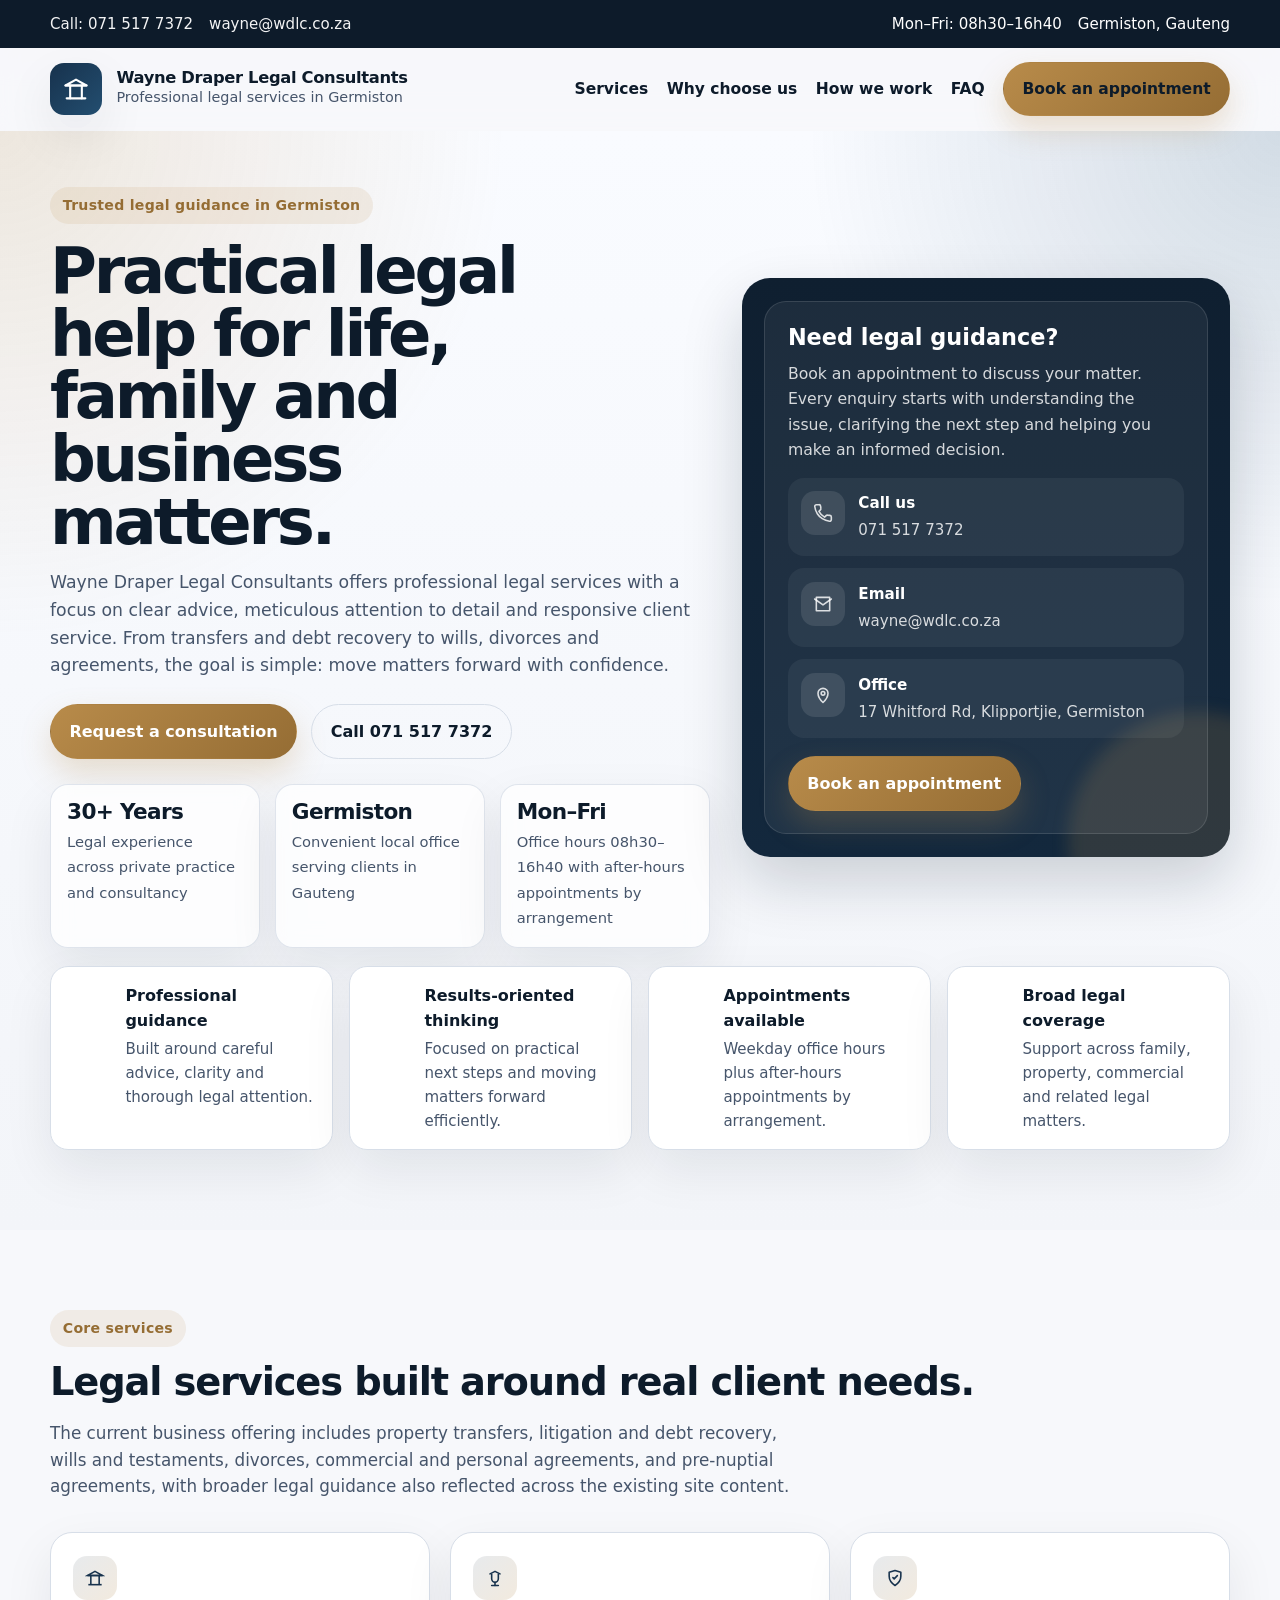
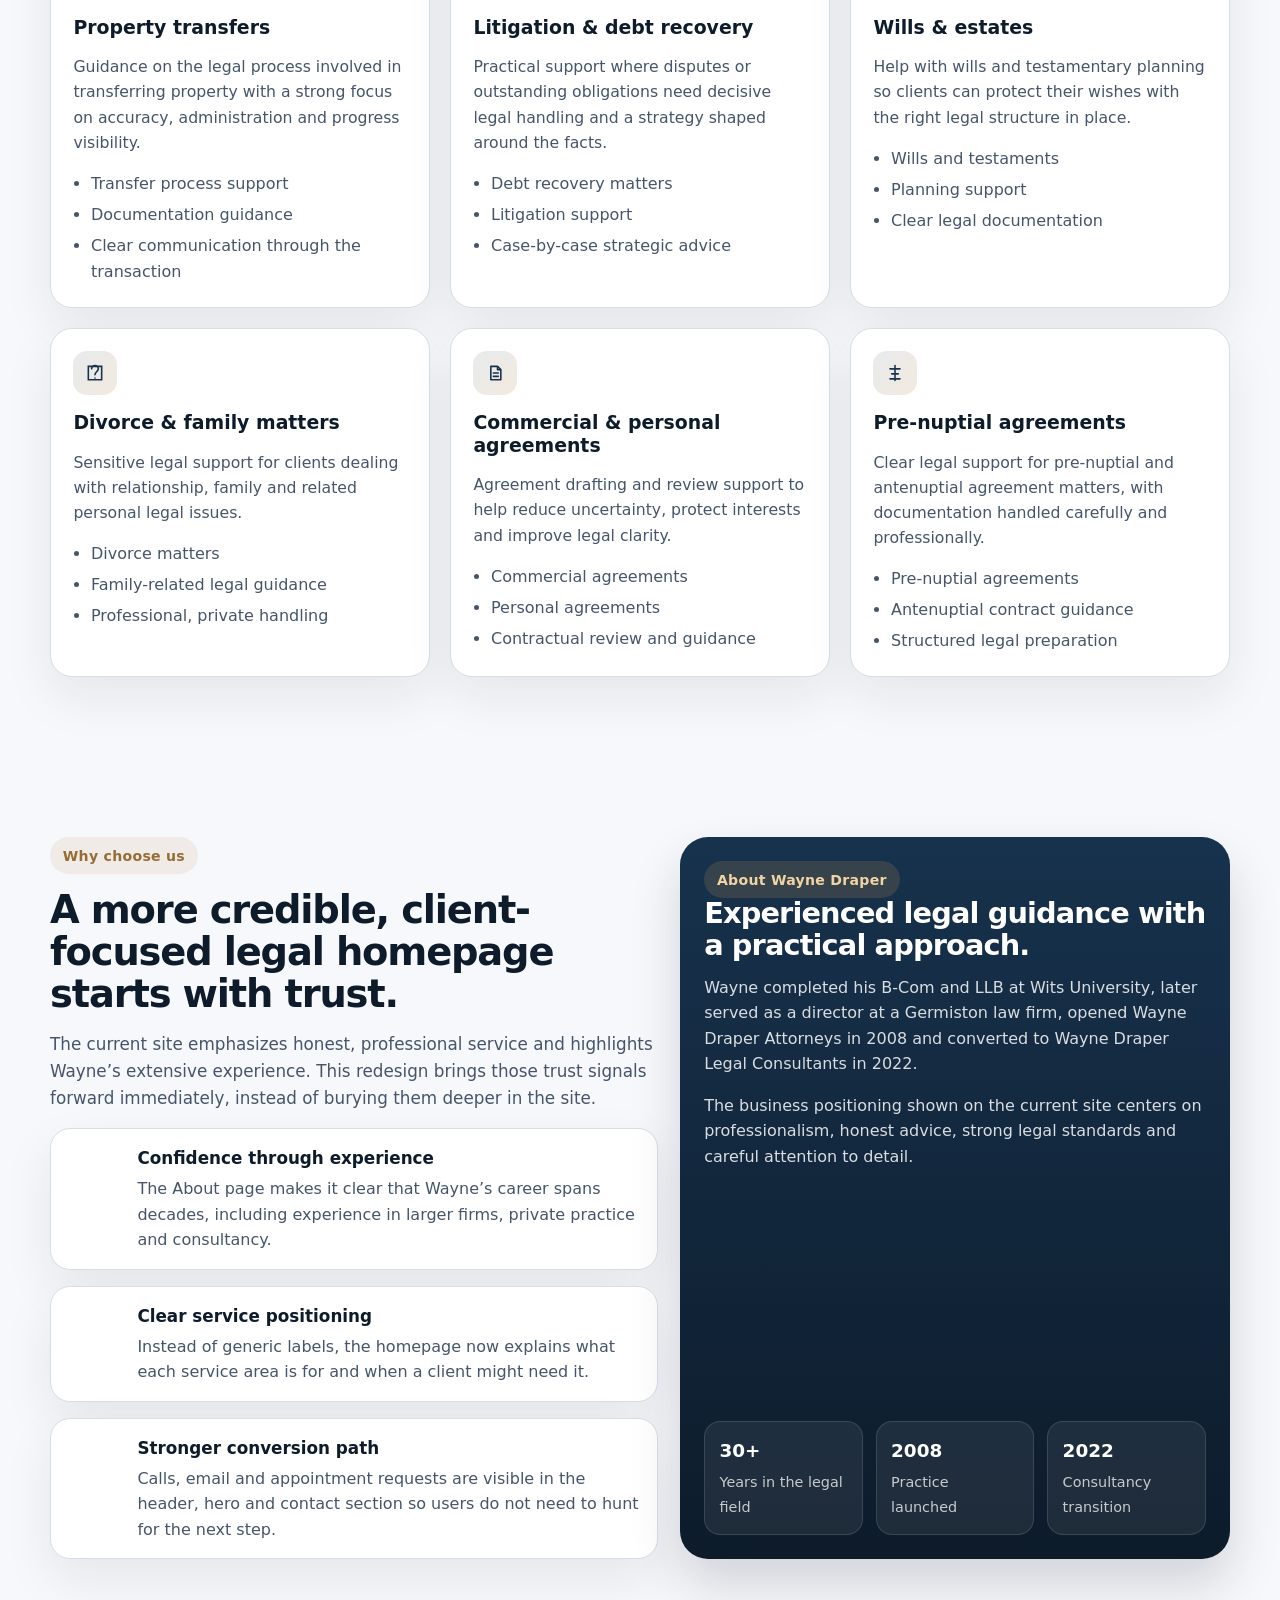
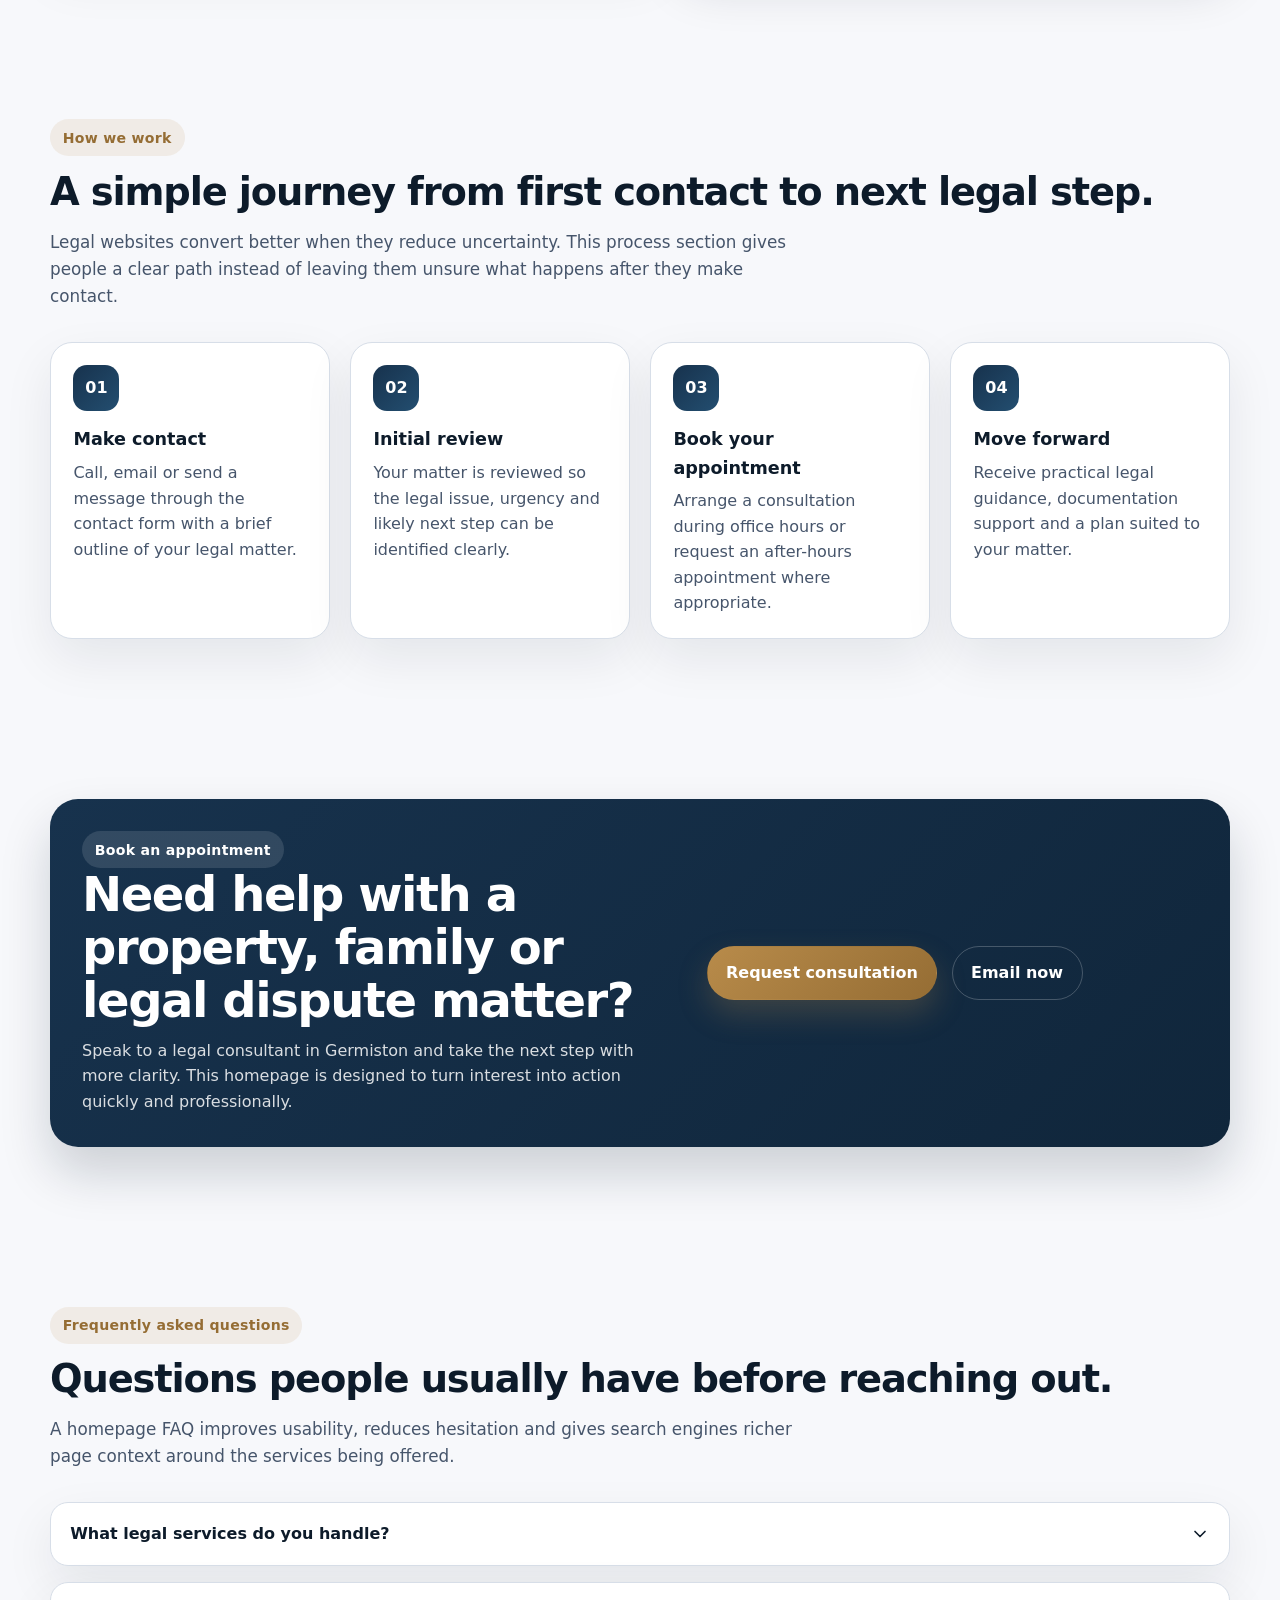
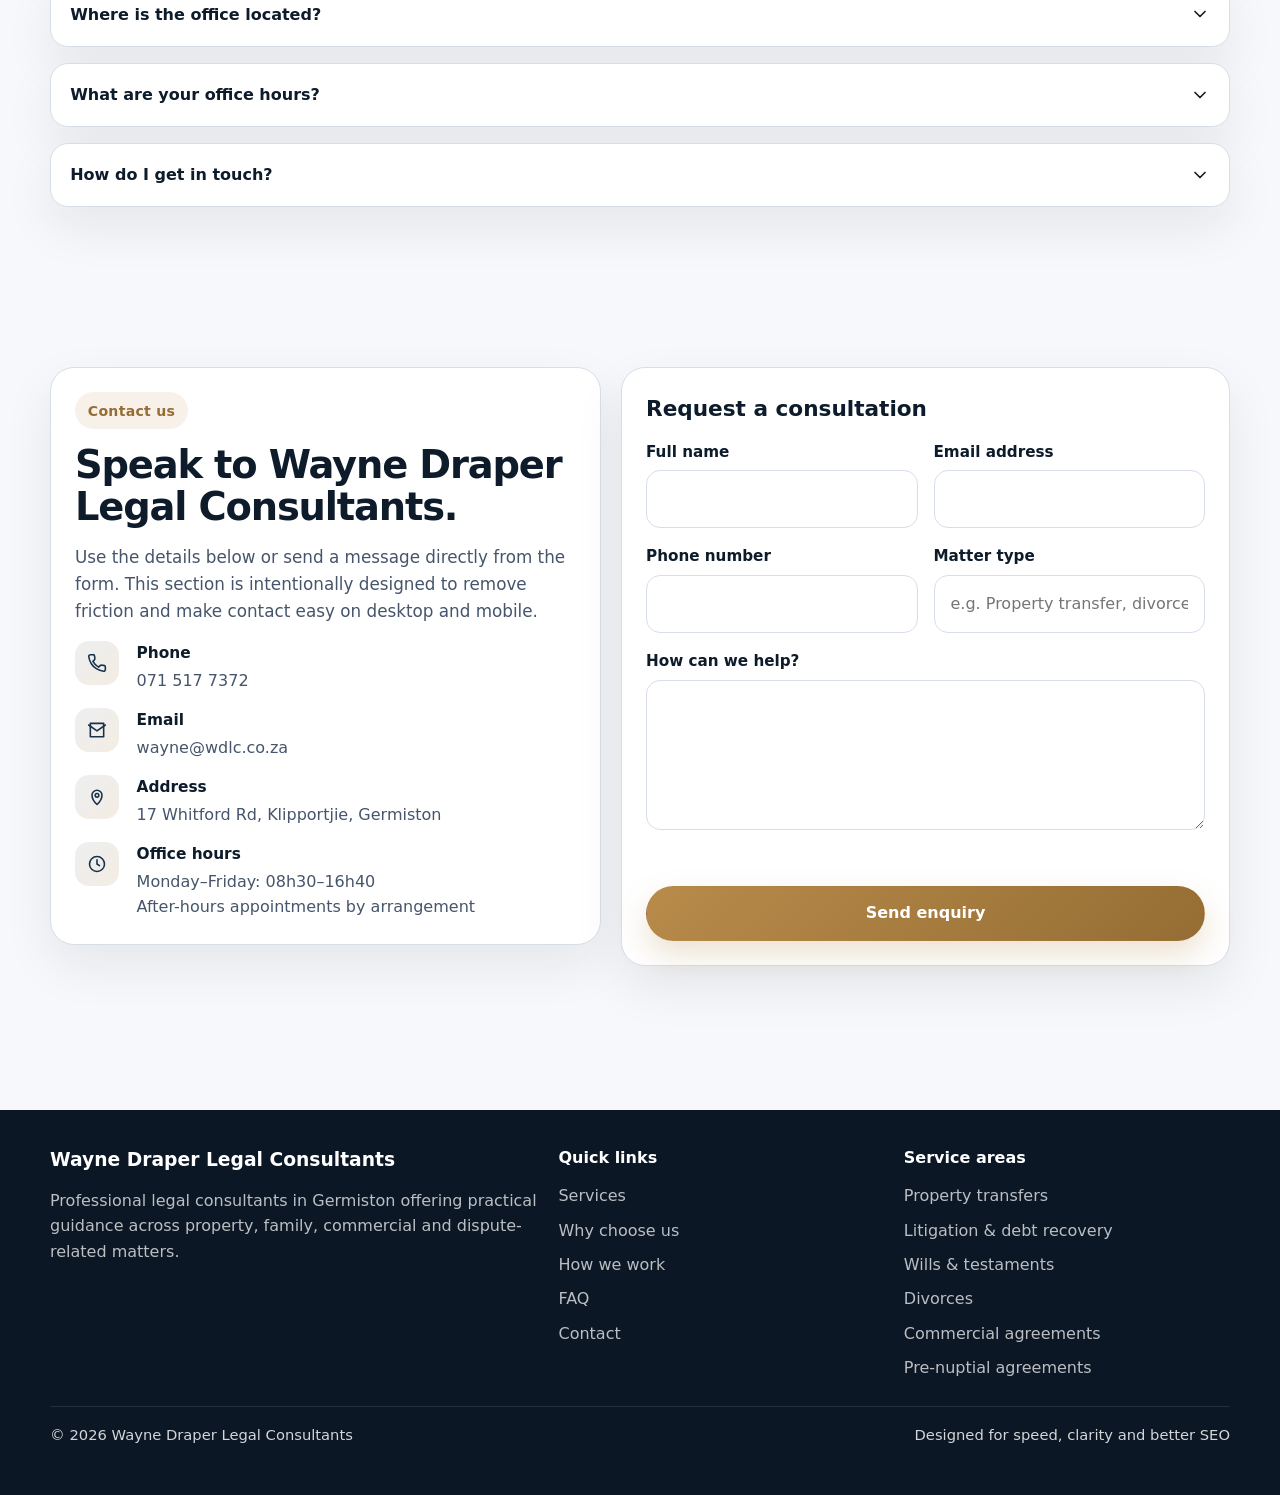
<file: index-01.html>
<!DOCTYPE html>
<html lang="en-ZA">
<head>
  <meta charset="UTF-8" />
  <meta name="viewport" content="width=device-width, initial-scale=1" />
  <title>Wayne Draper Legal Consultants | Legal Services in Germiston</title>
  <meta
    name="description"
    content="Professional legal consultants in Germiston offering property transfers, litigation, debt recovery, wills, divorces, agreements and legal guidance backed by 30+ years of experience."
  />
  <meta
    name="keywords"
    content="lawyer Germiston, legal consultant Germiston, property transfer attorney Germiston, divorce lawyer Germiston, wills and testaments Germiston, debt recovery Germiston"
  />
  <meta name="author" content="Wayne Draper Legal Consultants" />
  <meta name="theme-color" content="#0d1b2a" />
  <meta name="robots" content="index,follow" />
  <link rel="canonical" href="https://www.wdlc.co.za/" />

  <meta property="og:type" content="website" />
  <meta property="og:title" content="Wayne Draper Legal Consultants | Legal Services in Germiston" />
  <meta
    property="og:description"
    content="Trusted legal consultants in Germiston for property transfers, litigation, wills, divorces and commercial agreements."
  />
  <meta property="og:url" content="https://www.wdlc.co.za/" />
  <meta property="og:site_name" content="Wayne Draper Legal Consultants" />

  <style>
    :root {
      --bg: #f7f8fb;
      --surface: #ffffff;
      --surface-2: #eef2f7;
      --ink: #0d1b2a;
      --ink-soft: #46556b;
      --line: #d7dee8;
      --brand: #17324d;
      --brand-2: #234e70;
      --accent: #b88b4a;
      --accent-dark: #956d34;
      --success: #1e7a4d;
      --danger: #b42318;
      --shadow: 0 20px 50px rgba(13, 27, 42, 0.08);
      --radius-lg: 24px;
      --radius-md: 16px;
      --radius-sm: 12px;
      --max: 1180px;
    }

    * {
      box-sizing: border-box;
    }

    html {
      scroll-behavior: smooth;
    }

    body {
      margin: 0;
      font-family: Inter, ui-sans-serif, system-ui, -apple-system, BlinkMacSystemFont, "Segoe UI", Roboto, Arial, sans-serif;
      color: var(--ink);
      background: var(--bg);
      line-height: 1.6;
      text-rendering: optimizeLegibility;
    }

    img {
      max-width: 100%;
      display: block;
    }

    a {
      color: inherit;
      text-decoration: none;
    }

    button,
    input,
    textarea {
      font: inherit;
    }

    .container {
      width: min(100% - 2rem, var(--max));
      margin-inline: auto;
    }

    .section {
      padding: 5rem 0;
    }

    .eyebrow {
      display: inline-flex;
      align-items: center;
      gap: 0.5rem;
      border-radius: 999px;
      padding: 0.45rem 0.8rem;
      background: rgba(184, 139, 74, 0.12);
      color: var(--accent-dark);
      font-weight: 700;
      font-size: 0.88rem;
      letter-spacing: 0.02em;
    }

    .section h2 {
      margin: 0.9rem 0 1rem;
      font-size: clamp(1.9rem, 3vw, 3rem);
      line-height: 1.1;
      letter-spacing: -0.03em;
    }

    .section-intro {
      max-width: 760px;
      color: var(--ink-soft);
      margin: 0;
      font-size: 1.05rem;
    }

    .skip-link {
      position: absolute;
      left: -9999px;
      top: 0;
      background: #fff;
      color: #000;
      padding: 0.75rem 1rem;
      z-index: 9999;
    }

    .skip-link:focus {
      left: 1rem;
      top: 1rem;
      border-radius: 0.5rem;
      box-shadow: var(--shadow);
    }

    .topbar {
      background: var(--ink);
      color: #fff;
      font-size: 0.94rem;
    }

    .topbar-inner {
      display: flex;
      gap: 1rem;
      justify-content: space-between;
      align-items: center;
      min-height: 48px;
      flex-wrap: wrap;
      padding: 0.6rem 0;
    }

    .topbar-links,
    .topbar-meta {
      display: flex;
      gap: 1rem;
      align-items: center;
      flex-wrap: wrap;
    }

    .topbar a {
      color: #fff;
      opacity: 0.95;
    }

    .site-header {
      position: sticky;
      top: 0;
      z-index: 1000;
      background: rgba(247, 248, 251, 0.88);
      backdrop-filter: blur(16px);
      border-bottom: 1px solid transparent;
      transition: box-shadow 0.25s ease, border-color 0.25s ease, background 0.25s ease;
    }

    .site-header.is-scrolled {
      border-color: rgba(215, 222, 232, 0.9);
      box-shadow: 0 10px 30px rgba(13, 27, 42, 0.06);
      background: rgba(255, 255, 255, 0.92);
    }

    .nav {
      display: flex;
      align-items: center;
      justify-content: space-between;
      min-height: 82px;
      gap: 1rem;
    }

    .brand {
      display: flex;
      align-items: center;
      gap: 0.9rem;
      min-width: 0;
    }

    .brand-mark {
      width: 52px;
      height: 52px;
      border-radius: 14px;
      background: linear-gradient(135deg, var(--brand), var(--brand-2));
      color: #fff;
      display: grid;
      place-items: center;
      flex: 0 0 auto;
      box-shadow: var(--shadow);
    }

    .brand-mark svg {
      width: 28px;
      height: 28px;
    }

    .brand-text {
      min-width: 0;
    }

    .brand-name {
      display: block;
      font-weight: 800;
      line-height: 1.05;
      letter-spacing: -0.02em;
      font-size: 1.02rem;
    }

    .brand-subtitle {
      display: block;
      color: var(--ink-soft);
      font-size: 0.9rem;
    }

    .nav-toggle {
      display: none;
      border: 0;
      background: var(--surface);
      border-radius: 12px;
      width: 46px;
      height: 46px;
      padding: 0;
      cursor: pointer;
      box-shadow: var(--shadow);
    }

    .nav-toggle svg {
      width: 22px;
      height: 22px;
    }

    .nav-links {
      display: flex;
      align-items: center;
      gap: 1.15rem;
      list-style: none;
      margin: 0;
      padding: 0;
    }

    .nav-links a {
      color: var(--ink);
      font-weight: 600;
      font-size: 0.97rem;
    }

    .nav-links a:hover,
    .nav-links a:focus-visible {
      color: var(--brand-2);
    }

    .button {
      display: inline-flex;
      align-items: center;
      justify-content: center;
      gap: 0.6rem;
      min-height: 48px;
      padding: 0.85rem 1.15rem;
      border-radius: 999px;
      font-weight: 700;
      border: 1px solid transparent;
      transition: transform 0.2s ease, background 0.2s ease, border-color 0.2s ease, color 0.2s ease;
      cursor: pointer;
      text-align: center;
    }

    .button:hover,
    .button:focus-visible {
      transform: translateY(-1px);
    }

    .button-primary {
      background: linear-gradient(135deg, var(--accent), var(--accent-dark));
      color: #fff;
      box-shadow: 0 14px 30px rgba(184, 139, 74, 0.25);
    }

    .button-secondary {
      background: transparent;
      border-color: var(--line);
      color: var(--ink);
    }

    .button-dark {
      background: var(--ink);
      color: #fff;
    }

    .hero {
      position: relative;
      overflow: clip;
      padding: 3.5rem 0 5rem;
      background:
        radial-gradient(circle at 0% 0%, rgba(184, 139, 74, 0.18), transparent 30%),
        radial-gradient(circle at 100% 0%, rgba(35, 78, 112, 0.18), transparent 28%),
        linear-gradient(180deg, #f9fbff 0%, #f3f5f9 100%);
    }

    .hero-grid {
      display: grid;
      grid-template-columns: 1.15fr 0.85fr;
      gap: 2rem;
      align-items: center;
    }

    .hero-copy h1 {
      margin: 1rem 0 1rem;
      font-size: clamp(2.2rem, 5vw, 4.5rem);
      line-height: 0.98;
      letter-spacing: -0.05em;
      max-width: 11ch;
    }

    .hero-copy p {
      margin: 0 0 1.5rem;
      color: var(--ink-soft);
      font-size: 1.08rem;
      max-width: 62ch;
    }

    .hero-actions {
      display: flex;
      flex-wrap: wrap;
      gap: 0.9rem;
      margin-bottom: 1.5rem;
    }

    .hero-proof {
      display: grid;
      grid-template-columns: repeat(3, minmax(0, 1fr));
      gap: 0.9rem;
      margin-top: 1.6rem;
    }

    .proof-card {
      background: rgba(255, 255, 255, 0.75);
      backdrop-filter: blur(10px);
      border: 1px solid rgba(215, 222, 232, 0.8);
      border-radius: 18px;
      padding: 1rem;
      box-shadow: var(--shadow);
    }

    .proof-card strong {
      display: block;
      font-size: 1.35rem;
      line-height: 1;
      margin-bottom: 0.35rem;
      letter-spacing: -0.03em;
    }

    .proof-card span {
      color: var(--ink-soft);
      font-size: 0.92rem;
    }

    .hero-panel {
      background: linear-gradient(180deg, #0f1f30 0%, #13283d 100%);
      color: #fff;
      border-radius: 28px;
      padding: 1.4rem;
      box-shadow: 0 25px 60px rgba(13, 27, 42, 0.18);
      position: relative;
      isolation: isolate;
      overflow: hidden;
    }

    .hero-panel::before {
      content: "";
      position: absolute;
      inset: auto -20% -20% auto;
      width: 260px;
      height: 260px;
      border-radius: 50%;
      background: rgba(184, 139, 74, 0.18);
      filter: blur(8px);
      z-index: -1;
    }

    .consult-card {
      background: rgba(255, 255, 255, 0.06);
      border: 1px solid rgba(255, 255, 255, 0.12);
      border-radius: 22px;
      padding: 1.4rem;
    }

    .consult-card h2 {
      font-size: 1.4rem;
      margin: 0 0 0.65rem;
      line-height: 1.2;
    }

    .consult-card p {
      margin: 0 0 1rem;
      color: rgba(255, 255, 255, 0.82);
      font-size: 0.98rem;
    }

    .contact-list {
      display: grid;
      gap: 0.75rem;
      margin: 1rem 0 1.15rem;
    }

    .contact-item {
      display: grid;
      grid-template-columns: 44px 1fr;
      gap: 0.8rem;
      align-items: start;
      padding: 0.85rem;
      border-radius: 16px;
      background: rgba(255, 255, 255, 0.05);
    }

    .icon-box {
      width: 44px;
      height: 44px;
      border-radius: 14px;
      display: grid;
      place-items: center;
      background: rgba(255, 255, 255, 0.1);
      color: #fff;
      flex: 0 0 auto;
    }

    .icon-box svg {
      width: 20px;
      height: 20px;
    }

    .contact-item strong {
      display: block;
      margin-bottom: 0.1rem;
      font-size: 0.95rem;
    }

    .contact-item span,
    .contact-item a {
      color: rgba(255, 255, 255, 0.82);
      font-size: 0.94rem;
      word-break: break-word;
    }

    .trust-strip {
      padding: 1.1rem 0 0;
    }

    .trust-grid {
      display: grid;
      grid-template-columns: repeat(4, minmax(0, 1fr));
      gap: 1rem;
    }

    .trust-item {
      background: var(--surface);
      border: 1px solid var(--line);
      border-radius: 18px;
      padding: 1rem 1.1rem;
      display: flex;
      gap: 0.8rem;
      align-items: start;
      box-shadow: var(--shadow);
    }

    .trust-item h3 {
      margin: 0 0 0.2rem;
      font-size: 1rem;
    }

    .trust-item p {
      margin: 0;
      color: var(--ink-soft);
      font-size: 0.94rem;
    }

    .grid-3,
    .grid-2,
    .grid-4 {
      display: grid;
      gap: 1.25rem;
    }

    .grid-4 {
      grid-template-columns: repeat(4, minmax(0, 1fr));
    }

    .grid-3 {
      grid-template-columns: repeat(3, minmax(0, 1fr));
    }

    .grid-2 {
      grid-template-columns: repeat(2, minmax(0, 1fr));
    }

    .card {
      background: var(--surface);
      border: 1px solid var(--line);
      border-radius: 22px;
      padding: 1.4rem;
      box-shadow: var(--shadow);
    }

    .service-card {
      display: flex;
      flex-direction: column;
      gap: 1rem;
      height: 100%;
    }

    .service-card .icon-box {
      background: linear-gradient(135deg, rgba(23, 50, 77, 0.1), rgba(184, 139, 74, 0.18));
      color: var(--brand);
    }

    .service-card h3 {
      margin: 0;
      font-size: 1.18rem;
      line-height: 1.2;
    }

    .service-card p {
      margin: 0;
      color: var(--ink-soft);
      font-size: 0.98rem;
    }

    .service-card ul {
      margin: 0;
      padding-left: 1.1rem;
      color: var(--ink-soft);
    }

    .service-card li + li {
      margin-top: 0.35rem;
    }

    .why-wrap {
      display: grid;
      grid-template-columns: 1.05fr 0.95fr;
      gap: 1.4rem;
      align-items: stretch;
    }

    .stack {
      display: grid;
      gap: 1rem;
    }

    .feature {
      display: grid;
      grid-template-columns: 56px 1fr;
      gap: 0.9rem;
      align-items: start;
      background: var(--surface);
      border: 1px solid var(--line);
      border-radius: 20px;
      padding: 1rem;
      box-shadow: var(--shadow);
    }

    .feature h3 {
      margin: 0 0 0.25rem;
      font-size: 1.05rem;
    }

    .feature p {
      margin: 0;
      color: var(--ink-soft);
    }

    .profile-panel {
      background:
        linear-gradient(180deg, rgba(23, 50, 77, 0.98), rgba(13, 27, 42, 0.98)),
        var(--brand);
      color: #fff;
      border-radius: 28px;
      padding: 1.5rem;
      box-shadow: 0 26px 50px rgba(13, 27, 42, 0.16);
      min-height: 100%;
      display: flex;
      flex-direction: column;
      justify-content: space-between;
    }

    .profile-panel h3 {
      font-size: 1.8rem;
      line-height: 1.1;
      margin: 0 0 0.8rem;
      letter-spacing: -0.03em;
    }

    .profile-panel p {
      color: rgba(255, 255, 255, 0.84);
      margin: 0 0 1rem;
    }

    .mini-stats {
      display: grid;
      grid-template-columns: repeat(3, minmax(0, 1fr));
      gap: 0.8rem;
      margin-top: 1rem;
    }

    .mini-stats .cardish {
      background: rgba(255, 255, 255, 0.07);
      border-radius: 16px;
      padding: 0.9rem;
      border: 1px solid rgba(255, 255, 255, 0.12);
    }

    .mini-stats strong {
      display: block;
      font-size: 1.15rem;
      margin-bottom: 0.2rem;
    }

    .mini-stats span {
      font-size: 0.9rem;
      color: rgba(255, 255, 255, 0.75);
    }

    .process-step {
      position: relative;
      overflow: hidden;
    }

    .process-step .step-number {
      width: 46px;
      height: 46px;
      border-radius: 14px;
      display: grid;
      place-items: center;
      background: linear-gradient(135deg, var(--brand), var(--brand-2));
      color: #fff;
      font-weight: 800;
      margin-bottom: 0.9rem;
    }

    .process-step h3 {
      margin: 0 0 0.4rem;
      font-size: 1.1rem;
    }

    .process-step p {
      margin: 0;
      color: var(--ink-soft);
    }

    .cta-band {
      background: linear-gradient(135deg, var(--brand), #10263b);
      color: #fff;
      border-radius: 28px;
      padding: 2rem;
      display: grid;
      grid-template-columns: 1.1fr 0.9fr;
      gap: 1.5rem;
      align-items: center;
      box-shadow: 0 26px 50px rgba(13, 27, 42, 0.18);
    }

    .cta-band h2 {
      margin: 0 0 0.7rem;
      font-size: clamp(1.8rem, 4vw, 3rem);
    }

    .cta-band p {
      margin: 0;
      color: rgba(255, 255, 255, 0.84);
      max-width: 58ch;
    }

    .cta-actions {
      display: flex;
      gap: 0.9rem;
      flex-wrap: wrap;
      justify-content: flex-start;
    }

    .faq-list {
      display: grid;
      gap: 1rem;
    }

    .faq-item {
      background: var(--surface);
      border: 1px solid var(--line);
      border-radius: 18px;
      box-shadow: var(--shadow);
      overflow: hidden;
    }

    .faq-button {
      width: 100%;
      border: 0;
      background: transparent;
      display: flex;
      justify-content: space-between;
      align-items: center;
      gap: 1rem;
      text-align: left;
      padding: 1.15rem 1.2rem;
      cursor: pointer;
      color: var(--ink);
      font-weight: 700;
    }

    .faq-button svg {
      width: 20px;
      height: 20px;
      transition: transform 0.2s ease;
      flex: 0 0 auto;
    }

    .faq-item[open] .faq-button svg {
      transform: rotate(180deg);
    }

    .faq-panel {
      padding: 0 1.2rem 1.2rem;
      color: var(--ink-soft);
    }

    .faq-panel p {
      margin: 0;
    }

    .contact-section-grid {
      display: grid;
      grid-template-columns: 0.95fr 1.05fr;
      gap: 1.25rem;
      align-items: start;
    }

    .contact-card {
      background: var(--surface);
      border: 1px solid var(--line);
      border-radius: 24px;
      padding: 1.5rem;
      box-shadow: var(--shadow);
    }

    .contact-card h3 {
      margin: 0 0 0.8rem;
      font-size: 1.35rem;
    }

    .contact-detail-list {
      display: grid;
      gap: 0.9rem;
      margin: 1rem 0 0;
    }

    .contact-detail {
      display: grid;
      grid-template-columns: 48px 1fr;
      gap: 0.85rem;
      align-items: start;
    }

    .contact-detail .icon-box {
      background: linear-gradient(135deg, rgba(23, 50, 77, 0.08), rgba(184, 139, 74, 0.16));
      color: var(--brand);
    }

    .contact-detail strong {
      display: block;
      margin-bottom: 0.15rem;
      font-size: 0.96rem;
    }

    .contact-detail p,
    .contact-detail a {
      margin: 0;
      color: var(--ink-soft);
    }

    .contact-form {
      display: grid;
      gap: 1rem;
    }

    .field-row {
      display: grid;
      grid-template-columns: repeat(2, minmax(0, 1fr));
      gap: 1rem;
    }

    .field {
      display: grid;
      gap: 0.4rem;
    }

    .field label {
      font-weight: 700;
      font-size: 0.95rem;
    }

    .field input,
    .field textarea {
      width: 100%;
      border: 1px solid var(--line);
      border-radius: 14px;
      background: #fff;
      color: var(--ink);
      padding: 0.95rem 1rem;
      outline: none;
      transition: border-color 0.2s ease, box-shadow 0.2s ease;
    }

    .field textarea {
      min-height: 150px;
      resize: vertical;
    }

    .field input:focus,
    .field textarea:focus {
      border-color: var(--brand-2);
      box-shadow: 0 0 0 4px rgba(35, 78, 112, 0.12);
    }

    .form-message {
      min-height: 1.5rem;
      font-size: 0.95rem;
      font-weight: 600;
    }

    .form-message.success {
      color: var(--success);
    }

    .form-message.error {
      color: var(--danger);
    }

    .site-footer {
      padding: 2.2rem 0 3rem;
      background: #0b1725;
      color: rgba(255, 255, 255, 0.82);
      margin-top: 4rem;
    }

    .footer-grid {
      display: grid;
      grid-template-columns: 1.2fr 0.8fr 0.8fr;
      gap: 1.2rem;
      align-items: start;
    }

    .footer-grid h3,
    .footer-grid h4 {
      color: #fff;
      margin: 0 0 0.8rem;
    }

    .footer-grid p,
    .footer-grid li {
      margin: 0;
      color: rgba(255, 255, 255, 0.72);
    }

    .footer-nav,
    .footer-services {
      list-style: none;
      padding: 0;
      margin: 0;
      display: grid;
      gap: 0.55rem;
    }

    .footer-bottom {
      display: flex;
      justify-content: space-between;
      gap: 1rem;
      flex-wrap: wrap;
      margin-top: 1.6rem;
      padding-top: 1rem;
      border-top: 1px solid rgba(255, 255, 255, 0.1);
      font-size: 0.92rem;
    }

    .reveal {
      opacity: 0;
      transform: translateY(18px);
      transition: opacity 0.5s ease, transform 0.5s ease;
    }

    .reveal.is-visible {
      opacity: 1;
      transform: translateY(0);
    }

    @media (max-width: 1080px) {
      .hero-grid,
      .why-wrap,
      .cta-band,
      .contact-section-grid,
      .footer-grid {
        grid-template-columns: 1fr;
      }

      .grid-4 {
        grid-template-columns: repeat(2, minmax(0, 1fr));
      }

      .grid-3 {
        grid-template-columns: repeat(2, minmax(0, 1fr));
      }

      .trust-grid {
        grid-template-columns: repeat(2, minmax(0, 1fr));
      }
    }

    @media (max-width: 820px) {
      .topbar-inner {
        justify-content: center;
      }

      .nav-toggle {
        display: inline-grid;
        place-items: center;
      }

      .nav-links {
        position: absolute;
        left: 1rem;
        right: 1rem;
        top: calc(100% + 0.7rem);
        background: rgba(255, 255, 255, 0.98);
        border: 1px solid var(--line);
        border-radius: 20px;
        box-shadow: var(--shadow);
        padding: 0.9rem;
        display: none;
        flex-direction: column;
        align-items: stretch;
      }

      .nav-links.is-open {
        display: flex;
      }

      .nav-links li {
        width: 100%;
      }

      .nav-links a,
      .nav-links .button {
        width: 100%;
        justify-content: center;
      }

      .hero-proof,
      .mini-stats,
      .field-row {
        grid-template-columns: 1fr;
      }
    }

    @media (max-width: 640px) {
      .section {
        padding: 4rem 0;
      }

      .grid-4,
      .grid-3,
      .grid-2,
      .trust-grid {
        grid-template-columns: 1fr;
      }

      .hero {
        padding-top: 2.6rem;
      }

      .proof-card,
      .card,
      .trust-item,
      .contact-card {
        border-radius: 18px;
      }

      .brand-name {
        font-size: 0.96rem;
      }

      .brand-subtitle {
        font-size: 0.84rem;
      }
    }

    @media (prefers-reduced-motion: reduce) {
      html {
        scroll-behavior: auto;
      }

      *,
      *::before,
      *::after {
        animation: none !important;
        transition: none !important;
      }
    }
  </style>

  <script type="application/ld+json">
    {
      "@context": "https://schema.org",
      "@type": "LegalService",
      "name": "Wayne Draper Legal Consultants",
      "url": "https://www.wdlc.co.za/",
      "telephone": "+27 71 517 7372",
      "email": "wayne@wdlc.co.za",
      "address": {
        "@type": "PostalAddress",
        "streetAddress": "17 Whitford Rd, Klipportjie",
        "addressLocality": "Germiston",
        "addressCountry": "ZA"
      },
      "areaServed": [
        {
          "@type": "City",
          "name": "Germiston"
        },
        {
          "@type": "AdministrativeArea",
          "name": "Gauteng"
        }
      ],
      "openingHours": "Mo-Fr 08:30-16:40",
      "description": "Legal consultants in Germiston offering property transfers, litigation, debt recovery, wills, divorces, agreements and related legal guidance.",
      "sameAs": [
        "https://www.facebook.com/",
        "https://za.linkedin.com/"
      ]
    }
  </script>
</head>
<body>
  <a class="skip-link" href="#main">Skip to content</a>

  <div class="topbar" aria-label="Contact information">
    <div class="container topbar-inner">
      <div class="topbar-links">
        <a href="tel:+27715177372" aria-label="Call Wayne Draper Legal Consultants">Call: 071 517 7372</a>
        <a href="mailto:wayne@wdlc.co.za" aria-label="Email Wayne Draper Legal Consultants">wayne@wdlc.co.za</a>
      </div>
      <div class="topbar-meta">
        <span>Mon–Fri: 08h30–16h40</span>
        <span>Germiston, Gauteng</span>
      </div>
    </div>
  </div>

  <header class="site-header" id="site-header">
    <div class="container nav">
      <a class="brand" href="#top" aria-label="Wayne Draper Legal Consultants home">
        <span class="brand-mark" aria-hidden="true">
          <svg viewBox="0 0 24 24" fill="none" stroke="currentColor" stroke-width="1.8" stroke-linecap="round" stroke-linejoin="round">
            <path d="M4 20h16" />
            <path d="M7 20V9" />
            <path d="M17 20V9" />
            <path d="M3 9h18" />
            <path d="M12 4l9 5H3l9-5z" />
          </svg>
        </span>
        <span class="brand-text">
          <span class="brand-name">Wayne Draper Legal Consultants</span>
          <span class="brand-subtitle">Professional legal services in Germiston</span>
        </span>
      </a>

      <button
        class="nav-toggle"
        id="nav-toggle"
        type="button"
        aria-expanded="false"
        aria-controls="nav-links"
        aria-label="Open navigation"
      >
        <svg viewBox="0 0 24 24" fill="none" stroke="currentColor" stroke-width="2">
          <path d="M4 7h16M4 12h16M4 17h16" stroke-linecap="round" />
        </svg>
      </button>

      <ul class="nav-links" id="nav-links">
        <li><a href="#services">Services</a></li>
        <li><a href="#why-us">Why choose us</a></li>
        <li><a href="#process">How we work</a></li>
        <li><a href="#faq">FAQ</a></li>
        <li><a href="#contact" class="button button-primary">Book an appointment</a></li>
      </ul>
    </div>
  </header>

  <main id="main">
    <section class="hero" id="top">
      <div class="container hero-grid">
        <div class="hero-copy reveal">
          <span class="eyebrow">Trusted legal guidance in Germiston</span>
          <h1>Practical legal help for life, family and business matters.</h1>
          <p>
            Wayne Draper Legal Consultants offers professional legal services with a focus on clear advice,
            meticulous attention to detail and responsive client service. From transfers and debt recovery to
            wills, divorces and agreements, the goal is simple: move matters forward with confidence.
          </p>

          <div class="hero-actions">
            <a class="button button-primary" href="#contact">Request a consultation</a>
            <a class="button button-secondary" href="tel:+27715177372">Call 071 517 7372</a>
          </div>

          <div class="hero-proof" aria-label="Key business highlights">
            <div class="proof-card">
              <strong>30+ Years</strong>
              <span>Legal experience across private practice and consultancy</span>
            </div>
            <div class="proof-card">
              <strong>Germiston</strong>
              <span>Convenient local office serving clients in Gauteng</span>
            </div>
            <div class="proof-card">
              <strong>Mon–Fri</strong>
              <span>Office hours 08h30–16h40 with after-hours appointments by arrangement</span>
            </div>
          </div>
        </div>

        <aside class="hero-panel reveal" aria-label="Contact summary">
          <div class="consult-card">
            <h2>Need legal guidance?</h2>
            <p>
              Book an appointment to discuss your matter. Every enquiry starts with understanding the issue,
              clarifying the next step and helping you make an informed decision.
            </p>

            <div class="contact-list">
              <div class="contact-item">
                <span class="icon-box" aria-hidden="true">
                  <svg viewBox="0 0 24 24" fill="none" stroke="currentColor" stroke-width="1.9">
                    <path d="M22 16.92v3a2 2 0 0 1-2.18 2 19.78 19.78 0 0 1-8.63-3.07 19.3 19.3 0 0 1-6-6A19.78 19.78 0 0 1 2.12 4.18 2 2 0 0 1 4.11 2h3a2 2 0 0 1 2 1.72l.35 2.83a2 2 0 0 1-.57 1.72L7.1 10.1a16 16 0 0 0 6.8 6.8l1.83-1.79a2 2 0 0 1 1.72-.57l2.83.35A2 2 0 0 1 22 16.92z" stroke-linecap="round" stroke-linejoin="round"/>
                  </svg>
                </span>
                <div>
                  <strong>Call us</strong>
                  <a href="tel:+27715177372">071 517 7372</a>
                </div>
              </div>

              <div class="contact-item">
                <span class="icon-box" aria-hidden="true">
                  <svg viewBox="0 0 24 24" fill="none" stroke="currentColor" stroke-width="1.9">
                    <path d="M4 4h16v16H4z" rx="2" stroke-linejoin="round"/>
                    <path d="m22 6-10 7L2 6" stroke-linecap="round" stroke-linejoin="round"/>
                  </svg>
                </span>
                <div>
                  <strong>Email</strong>
                  <a href="mailto:wayne@wdlc.co.za">wayne@wdlc.co.za</a>
                </div>
              </div>

              <div class="contact-item">
                <span class="icon-box" aria-hidden="true">
                  <svg viewBox="0 0 24 24" fill="none" stroke="currentColor" stroke-width="1.9">
                    <path d="M12 21s-6-5.33-6-11a6 6 0 1 1 12 0c0 5.67-6 11-6 11z" stroke-linecap="round" stroke-linejoin="round"/>
                    <circle cx="12" cy="10" r="2.2"/>
                  </svg>
                </span>
                <div>
                  <strong>Office</strong>
                  <span>17 Whitford Rd, Klipportjie, Germiston</span>
                </div>
              </div>
            </div>

            <a class="button button-primary" href="#contact">Book an appointment</a>
          </div>
        </aside>
      </div>

      <div class="container trust-strip">
        <div class="trust-grid reveal">
          <div class="trust-item">
            <span class="icon-box" aria-hidden="true">
              <svg viewBox="0 0 24 24" fill="none" stroke="currentColor" stroke-width="1.9">
                <path d="M12 3l7 3v6c0 5-3.5 7.5-7 9-3.5-1.5-7-4-7-9V6l7-3z" stroke-linecap="round" stroke-linejoin="round"/>
                <path d="m9.5 12 1.8 1.8 3.7-4" stroke-linecap="round" stroke-linejoin="round"/>
              </svg>
            </span>
            <div>
              <h3>Professional guidance</h3>
              <p>Built around careful advice, clarity and thorough legal attention.</p>
            </div>
          </div>

          <div class="trust-item">
            <span class="icon-box" aria-hidden="true">
              <svg viewBox="0 0 24 24" fill="none" stroke="currentColor" stroke-width="1.9">
                <path d="M12 20V10" stroke-linecap="round"/>
                <path d="M18 20V4" stroke-linecap="round"/>
                <path d="M6 20v-6" stroke-linecap="round"/>
              </svg>
            </span>
            <div>
              <h3>Results-oriented thinking</h3>
              <p>Focused on practical next steps and moving matters forward efficiently.</p>
            </div>
          </div>

          <div class="trust-item">
            <span class="icon-box" aria-hidden="true">
              <svg viewBox="0 0 24 24" fill="none" stroke="currentColor" stroke-width="1.9">
                <path d="M3 7h18" stroke-linecap="round"/>
                <path d="M7 3v4M17 3v4" stroke-linecap="round"/>
                <rect x="4" y="5" width="16" height="15" rx="2"/>
                <path d="M8 12h8M8 16h5" stroke-linecap="round"/>
              </svg>
            </span>
            <div>
              <h3>Appointments available</h3>
              <p>Weekday office hours plus after-hours appointments by arrangement.</p>
            </div>
          </div>

          <div class="trust-item">
            <span class="icon-box" aria-hidden="true">
              <svg viewBox="0 0 24 24" fill="none" stroke="currentColor" stroke-width="1.9">
                <path d="M5 12h14" stroke-linecap="round"/>
                <path d="M12 5v14" stroke-linecap="round"/>
                <path d="M19 7h-1a4 4 0 0 0-4 4v8" stroke-linecap="round"/>
                <path d="M5 7h1a4 4 0 0 1 4 4v8" stroke-linecap="round"/>
              </svg>
            </span>
            <div>
              <h3>Broad legal coverage</h3>
              <p>Support across family, property, commercial and related legal matters.</p>
            </div>
          </div>
        </div>
      </div>
    </section>

    <section class="section" id="services">
      <div class="container">
        <span class="eyebrow reveal">Core services</span>
        <h2 class="reveal">Legal services built around real client needs.</h2>
        <p class="section-intro reveal">
          The current business offering includes property transfers, litigation and debt recovery, wills and testaments,
          divorces, commercial and personal agreements, and pre-nuptial agreements, with broader legal guidance also
          reflected across the existing site content.
        </p>

        <div class="grid-3" style="margin-top: 2rem;">
          <article class="card service-card reveal">
            <span class="icon-box" aria-hidden="true">
              <svg viewBox="0 0 24 24" fill="none" stroke="currentColor" stroke-width="1.9">
                <path d="M4 20h16" />
                <path d="M7 20V9" />
                <path d="M17 20V9" />
                <path d="M3 9h18" />
                <path d="M12 4l9 5H3l9-5z" />
              </svg>
            </span>
            <h3>Property transfers</h3>
            <p>
              Guidance on the legal process involved in transferring property with a strong focus on accuracy,
              administration and progress visibility.
            </p>
            <ul>
              <li>Transfer process support</li>
              <li>Documentation guidance</li>
              <li>Clear communication through the transaction</li>
            </ul>
          </article>

          <article class="card service-card reveal">
            <span class="icon-box" aria-hidden="true">
              <svg viewBox="0 0 24 24" fill="none" stroke="currentColor" stroke-width="1.9">
                <path d="M8 21h8" stroke-linecap="round"/>
                <path d="M12 17v4" stroke-linecap="round"/>
                <path d="M6 7l6-3 6 3" stroke-linecap="round" stroke-linejoin="round"/>
                <path d="M8 7v6a4 4 0 0 0 8 0V7" stroke-linejoin="round"/>
              </svg>
            </span>
            <h3>Litigation & debt recovery</h3>
            <p>
              Practical support where disputes or outstanding obligations need decisive legal handling and a strategy
              shaped around the facts.
            </p>
            <ul>
              <li>Debt recovery matters</li>
              <li>Litigation support</li>
              <li>Case-by-case strategic advice</li>
            </ul>
          </article>

          <article class="card service-card reveal">
            <span class="icon-box" aria-hidden="true">
              <svg viewBox="0 0 24 24" fill="none" stroke="currentColor" stroke-width="1.9">
                <path d="M12 21s-7-4.5-7-11V5l7-2 7 2v5c0 6.5-7 11-7 11z" stroke-linecap="round" stroke-linejoin="round"/>
                <path d="M9.5 11.5 11 13l3.8-3.8" stroke-linecap="round" stroke-linejoin="round"/>
              </svg>
            </span>
            <h3>Wills & estates</h3>
            <p>
              Help with wills and testamentary planning so clients can protect their wishes with the right legal structure
              in place.
            </p>
            <ul>
              <li>Wills and testaments</li>
              <li>Planning support</li>
              <li>Clear legal documentation</li>
            </ul>
          </article>

          <article class="card service-card reveal">
            <span class="icon-box" aria-hidden="true">
              <svg viewBox="0 0 24 24" fill="none" stroke="currentColor" stroke-width="1.9">
                <path d="M8 7a4 4 0 1 1 8 0c0 3-4 4-4 7" stroke-linecap="round"/>
                <path d="M12 18h.01" stroke-linecap="round"/>
                <path d="M4 4h16v16H4z" rx="2"/>
              </svg>
            </span>
            <h3>Divorce & family matters</h3>
            <p>
              Sensitive legal support for clients dealing with relationship, family and related personal legal issues.
            </p>
            <ul>
              <li>Divorce matters</li>
              <li>Family-related legal guidance</li>
              <li>Professional, private handling</li>
            </ul>
          </article>

          <article class="card service-card reveal">
            <span class="icon-box" aria-hidden="true">
              <svg viewBox="0 0 24 24" fill="none" stroke="currentColor" stroke-width="1.9">
                <path d="M7 4h8l4 4v12H7z" stroke-linejoin="round"/>
                <path d="M15 4v4h4" stroke-linejoin="round"/>
                <path d="M10 12h6M10 16h6" stroke-linecap="round"/>
              </svg>
            </span>
            <h3>Commercial & personal agreements</h3>
            <p>
              Agreement drafting and review support to help reduce uncertainty, protect interests and improve legal clarity.
            </p>
            <ul>
              <li>Commercial agreements</li>
              <li>Personal agreements</li>
              <li>Contractual review and guidance</li>
            </ul>
          </article>

          <article class="card service-card reveal">
            <span class="icon-box" aria-hidden="true">
              <svg viewBox="0 0 24 24" fill="none" stroke="currentColor" stroke-width="1.9">
                <path d="M12 3v18" stroke-linecap="round"/>
                <path d="M6 7h12" stroke-linecap="round"/>
                <path d="M8 13h8" stroke-linecap="round"/>
                <path d="M6 19h12" stroke-linecap="round"/>
              </svg>
            </span>
            <h3>Pre-nuptial agreements</h3>
            <p>
              Clear legal support for pre-nuptial and antenuptial agreement matters, with documentation handled carefully
              and professionally.
            </p>
            <ul>
              <li>Pre-nuptial agreements</li>
              <li>Antenuptial contract guidance</li>
              <li>Structured legal preparation</li>
            </ul>
          </article>
        </div>
      </div>
    </section>

    <section class="section" id="why-us">
      <div class="container why-wrap">
        <div class="stack">
          <div>
            <span class="eyebrow reveal">Why choose us</span>
            <h2 class="reveal">A more credible, client-focused legal homepage starts with trust.</h2>
            <p class="section-intro reveal">
              The current site emphasizes honest, professional service and highlights Wayne’s extensive experience. This
              redesign brings those trust signals forward immediately, instead of burying them deeper in the site.
            </p>
          </div>

          <div class="feature reveal">
            <span class="icon-box" aria-hidden="true">
              <svg viewBox="0 0 24 24" fill="none" stroke="currentColor" stroke-width="1.9">
                <path d="M12 3l7 3v6c0 5-3.5 7.5-7 9-3.5-1.5-7-4-7-9V6l7-3z" stroke-linecap="round" stroke-linejoin="round"/>
              </svg>
            </span>
            <div>
              <h3>Confidence through experience</h3>
              <p>
                The About page makes it clear that Wayne’s career spans decades, including experience in larger firms,
                private practice and consultancy.
              </p>
            </div>
          </div>

          <div class="feature reveal">
            <span class="icon-box" aria-hidden="true">
              <svg viewBox="0 0 24 24" fill="none" stroke="currentColor" stroke-width="1.9">
                <path d="M4 6h16M4 12h16M4 18h10" stroke-linecap="round"/>
              </svg>
            </span>
            <div>
              <h3>Clear service positioning</h3>
              <p>
                Instead of generic labels, the homepage now explains what each service area is for and when a client might
                need it.
              </p>
            </div>
          </div>

          <div class="feature reveal">
            <span class="icon-box" aria-hidden="true">
              <svg viewBox="0 0 24 24" fill="none" stroke="currentColor" stroke-width="1.9">
                <path d="M21 15a2 2 0 0 1-2 2H7l-4 4V5a2 2 0 0 1 2-2h14a2 2 0 0 1 2 2z" stroke-linecap="round" stroke-linejoin="round"/>
              </svg>
            </span>
            <div>
              <h3>Stronger conversion path</h3>
              <p>
                Calls, email and appointment requests are visible in the header, hero and contact section so users do not
                need to hunt for the next step.
              </p>
            </div>
          </div>
        </div>

        <aside class="profile-panel reveal" aria-label="About Wayne Draper">
          <div>
            <span class="eyebrow" style="background: rgba(184, 139, 74, 0.2); color: #f1d4a5;">About Wayne Draper</span>
            <h3>Experienced legal guidance with a practical approach.</h3>
            <p>
              Wayne completed his B-Com and LLB at Wits University, later served as a director at a Germiston law firm,
              opened Wayne Draper Attorneys in 2008 and converted to Wayne Draper Legal Consultants in 2022.
            </p>
            <p>
              The business positioning shown on the current site centers on professionalism, honest advice, strong legal
              standards and careful attention to detail.
            </p>
          </div>

          <div class="mini-stats" aria-label="Business summary">
            <div class="cardish">
              <strong>30+</strong>
              <span>Years in the legal field</span>
            </div>
            <div class="cardish">
              <strong>2008</strong>
              <span>Practice launched</span>
            </div>
            <div class="cardish">
              <strong>2022</strong>
              <span>Consultancy transition</span>
            </div>
          </div>
        </aside>
      </div>
    </section>

    <section class="section" id="process">
      <div class="container">
        <span class="eyebrow reveal">How we work</span>
        <h2 class="reveal">A simple journey from first contact to next legal step.</h2>
        <p class="section-intro reveal">
          Legal websites convert better when they reduce uncertainty. This process section gives people a clear path
          instead of leaving them unsure what happens after they make contact.
        </p>

        <div class="grid-4" style="margin-top: 2rem;">
          <article class="card process-step reveal">
            <div class="step-number">01</div>
            <h3>Make contact</h3>
            <p>Call, email or send a message through the contact form with a brief outline of your legal matter.</p>
          </article>

          <article class="card process-step reveal">
            <div class="step-number">02</div>
            <h3>Initial review</h3>
            <p>Your matter is reviewed so the legal issue, urgency and likely next step can be identified clearly.</p>
          </article>

          <article class="card process-step reveal">
            <div class="step-number">03</div>
            <h3>Book your appointment</h3>
            <p>Arrange a consultation during office hours or request an after-hours appointment where appropriate.</p>
          </article>

          <article class="card process-step reveal">
            <div class="step-number">04</div>
            <h3>Move forward</h3>
            <p>Receive practical legal guidance, documentation support and a plan suited to your matter.</p>
          </article>
        </div>
      </div>
    </section>

    <section class="section">
      <div class="container">
        <div class="cta-band reveal">
          <div>
            <span class="eyebrow" style="background: rgba(255,255,255,0.12); color: #fff;">Book an appointment</span>
            <h2>Need help with a property, family or legal dispute matter?</h2>
            <p>
              Speak to a legal consultant in Germiston and take the next step with more clarity. This homepage is designed
              to turn interest into action quickly and professionally.
            </p>
          </div>

          <div class="cta-actions">
            <a class="button button-primary" href="#contact">Request consultation</a>
            <a class="button button-secondary" style="color:#fff; border-color: rgba(255,255,255,0.22);" href="mailto:wayne@wdlc.co.za">Email now</a>
          </div>
        </div>
      </div>
    </section>

    <section class="section" id="faq">
      <div class="container">
        <span class="eyebrow reveal">Frequently asked questions</span>
        <h2 class="reveal">Questions people usually have before reaching out.</h2>
        <p class="section-intro reveal">
          A homepage FAQ improves usability, reduces hesitation and gives search engines richer page context around the
          services being offered.
        </p>

        <div class="faq-list" style="margin-top: 2rem;">
          <details class="faq-item reveal">
            <summary class="faq-button">
              What legal services do you handle?
              <svg viewBox="0 0 24 24" fill="none" stroke="currentColor" stroke-width="2">
                <path d="m6 9 6 6 6-6" stroke-linecap="round" stroke-linejoin="round"/>
              </svg>
            </summary>
            <div class="faq-panel">
              <p>
                The current site lists services including property transfers, litigation and debt recovery, wills and
                testaments, divorces, commercial and personal agreements, and pre-nuptial agreements, with broader legal
                support also referenced across the site.
              </p>
            </div>
          </details>

          <details class="faq-item reveal">
            <summary class="faq-button">
              Where is the office located?
              <svg viewBox="0 0 24 24" fill="none" stroke="currentColor" stroke-width="2">
                <path d="m6 9 6 6 6-6" stroke-linecap="round" stroke-linejoin="round"/>
              </svg>
            </summary>
            <div class="faq-panel">
              <p>
                The office address shown on the current site is 17 Whitford Rd, Klipportjie, Germiston.
              </p>
            </div>
          </details>

          <details class="faq-item reveal">
            <summary class="faq-button">
              What are your office hours?
              <svg viewBox="0 0 24 24" fill="none" stroke="currentColor" stroke-width="2">
                <path d="m6 9 6 6 6-6" stroke-linecap="round" stroke-linejoin="round"/>
              </svg>
            </summary>
            <div class="faq-panel">
              <p>
                The current site states Monday to Friday from 08h30 to 16h40, with after-hours appointments available by
                arrangement.
              </p>
            </div>
          </details>

          <details class="faq-item reveal">
            <summary class="faq-button">
              How do I get in touch?
              <svg viewBox="0 0 24 24" fill="none" stroke="currentColor" stroke-width="2">
                <path d="m6 9 6 6 6-6" stroke-linecap="round" stroke-linejoin="round"/>
              </svg>
            </summary>
            <div class="faq-panel">
              <p>
                You can call 071 517 7372, email wayne@wdlc.co.za, or submit the enquiry form below to request an
                appointment.
              </p>
            </div>
          </details>
        </div>
      </div>
    </section>

    <section class="section" id="contact">
      <div class="container contact-section-grid">
        <div class="contact-card reveal">
          <span class="eyebrow">Contact us</span>
          <h2 style="margin-top: 0.9rem;">Speak to Wayne Draper Legal Consultants.</h2>
          <p class="section-intro" style="max-width: none;">
            Use the details below or send a message directly from the form. This section is intentionally designed to
            remove friction and make contact easy on desktop and mobile.
          </p>

          <div class="contact-detail-list">
            <div class="contact-detail">
              <span class="icon-box" aria-hidden="true">
                <svg viewBox="0 0 24 24" fill="none" stroke="currentColor" stroke-width="1.9">
                  <path d="M22 16.92v3a2 2 0 0 1-2.18 2 19.78 19.78 0 0 1-8.63-3.07 19.3 19.3 0 0 1-6-6A19.78 19.78 0 0 1 2.12 4.18 2 2 0 0 1 4.11 2h3a2 2 0 0 1 2 1.72l.35 2.83a2 2 0 0 1-.57 1.72L7.1 10.1a16 16 0 0 0 6.8 6.8l1.83-1.79a2 2 0 0 1 1.72-.57l2.83.35A2 2 0 0 1 22 16.92z" stroke-linecap="round" stroke-linejoin="round"/>
                </svg>
              </span>
              <div>
                <strong>Phone</strong>
                <p><a href="tel:+27715177372">071 517 7372</a></p>
              </div>
            </div>

            <div class="contact-detail">
              <span class="icon-box" aria-hidden="true">
                <svg viewBox="0 0 24 24" fill="none" stroke="currentColor" stroke-width="1.9">
                  <path d="M4 4h16v16H4z" rx="2" stroke-linejoin="round"/>
                  <path d="m22 6-10 7L2 6" stroke-linecap="round" stroke-linejoin="round"/>
                </svg>
              </span>
              <div>
                <strong>Email</strong>
                <p><a href="mailto:wayne@wdlc.co.za">wayne@wdlc.co.za</a></p>
              </div>
            </div>

            <div class="contact-detail">
              <span class="icon-box" aria-hidden="true">
                <svg viewBox="0 0 24 24" fill="none" stroke="currentColor" stroke-width="1.9">
                  <path d="M12 21s-6-5.33-6-11a6 6 0 1 1 12 0c0 5.67-6 11-6 11z" stroke-linecap="round" stroke-linejoin="round"/>
                  <circle cx="12" cy="10" r="2.2"/>
                </svg>
              </span>
              <div>
                <strong>Address</strong>
                <p>17 Whitford Rd, Klipportjie, Germiston</p>
              </div>
            </div>

            <div class="contact-detail">
              <span class="icon-box" aria-hidden="true">
                <svg viewBox="0 0 24 24" fill="none" stroke="currentColor" stroke-width="1.9">
                  <circle cx="12" cy="12" r="9"/>
                  <path d="M12 7v5l3 2" stroke-linecap="round" stroke-linejoin="round"/>
                </svg>
              </span>
              <div>
                <strong>Office hours</strong>
                <p>Monday–Friday: 08h30–16h40<br />After-hours appointments by arrangement</p>
              </div>
            </div>
          </div>
        </div>

        <div class="contact-card reveal">
          <h3>Request a consultation</h3>
          <form class="contact-form" id="contact-form" novalidate>
            <div class="field-row">
              <div class="field">
                <label for="name">Full name</label>
                <input id="name" name="name" type="text" autocomplete="name" required />
              </div>
              <div class="field">
                <label for="email">Email address</label>
                <input id="email" name="email" type="email" autocomplete="email" required />
              </div>
            </div>

            <div class="field-row">
              <div class="field">
                <label for="phone">Phone number</label>
                <input id="phone" name="phone" type="tel" autocomplete="tel" required />
              </div>
              <div class="field">
                <label for="subject">Matter type</label>
                <input id="subject" name="subject" type="text" placeholder="e.g. Property transfer, divorce, will" required />
              </div>
            </div>

            <div class="field">
              <label for="message">How can we help?</label>
              <textarea id="message" name="message" required></textarea>
            </div>

            <div class="form-message" id="form-message" aria-live="polite"></div>

            <button class="button button-primary" type="submit">Send enquiry</button>
          </form>
        </div>
      </div>
    </section>
  </main>

  <footer class="site-footer">
    <div class="container">
      <div class="footer-grid">
        <div>
          <h3>Wayne Draper Legal Consultants</h3>
          <p>
            Professional legal consultants in Germiston offering practical guidance across property, family,
            commercial and dispute-related matters.
          </p>
        </div>

        <div>
          <h4>Quick links</h4>
          <ul class="footer-nav">
            <li><a href="#services">Services</a></li>
            <li><a href="#why-us">Why choose us</a></li>
            <li><a href="#process">How we work</a></li>
            <li><a href="#faq">FAQ</a></li>
            <li><a href="#contact">Contact</a></li>
          </ul>
        </div>

        <div>
          <h4>Service areas</h4>
          <ul class="footer-services">
            <li>Property transfers</li>
            <li>Litigation & debt recovery</li>
            <li>Wills & testaments</li>
            <li>Divorces</li>
            <li>Commercial agreements</li>
            <li>Pre-nuptial agreements</li>
          </ul>
        </div>
      </div>

      <div class="footer-bottom">
        <span>© <span id="year"></span> Wayne Draper Legal Consultants</span>
        <span>Designed for speed, clarity and better SEO</span>
      </div>
    </div>
  </footer>

  <script>
    (function () {
      const header = document.getElementById("site-header");
      const navToggle = document.getElementById("nav-toggle");
      const navLinks = document.getElementById("nav-links");
      const year = document.getElementById("year");
      const form = document.getElementById("contact-form");
      const formMessage = document.getElementById("form-message");
      const animatedNodes = document.querySelectorAll(".reveal");

      function handleHeaderState() {
        if (window.scrollY > 10) {
          header.classList.add("is-scrolled");
        } else {
          header.classList.remove("is-scrolled");
        }
      }

      function closeMenu() {
        navLinks.classList.remove("is-open");
        navToggle.setAttribute("aria-expanded", "false");
      }

      function openMenu() {
        navLinks.classList.add("is-open");
        navToggle.setAttribute("aria-expanded", "true");
      }

      navToggle.addEventListener("click", function () {
        const isOpen = navLinks.classList.contains("is-open");
        if (isOpen) {
          closeMenu();
        } else {
          openMenu();
        }
      });

      document.querySelectorAll('.nav-links a[href^="#"]').forEach((link) => {
        link.addEventListener("click", closeMenu);
      });

      document.addEventListener("click", function (event) {
        const clickedInsideNav = event.target.closest(".nav");
        if (!clickedInsideNav && navLinks.classList.contains("is-open")) {
          closeMenu();
        }
      });

      document.addEventListener("keydown", function (event) {
        if (event.key === "Escape" && navLinks.classList.contains("is-open")) {
          closeMenu();
          navToggle.focus();
        }
      });

      function revealOnScroll() {
        const viewportBottom = window.innerHeight * 0.9;
        animatedNodes.forEach((node) => {
          const rect = node.getBoundingClientRect();
          if (rect.top < viewportBottom) {
            node.classList.add("is-visible");
          }
        });
      }

      function setYear() {
        year.textContent = String(new Date().getFullYear());
      }

      function isValidEmail(value) {
        return /^[^\s@]+@[^\s@]+\.[^\s@]+$/.test(value);
      }

      function isValidPhone(value) {
        return /^[0-9+\s()-]{7,}$/.test(value);
      }

      form.addEventListener("submit", function (event) {
        event.preventDefault();

        const name = form.name.value.trim();
        const email = form.email.value.trim();
        const phone = form.phone.value.trim();
        const subject = form.subject.value.trim();
        const message = form.message.value.trim();

        formMessage.textContent = "";
        formMessage.className = "form-message";

        if (!name || !email || !phone || !subject || !message) {
          formMessage.textContent = "Please complete all required fields.";
          formMessage.classList.add("error");
          return;
        }

        if (!isValidEmail(email)) {
          formMessage.textContent = "Please enter a valid email address.";
          formMessage.classList.add("error");
          return;
        }

        if (!isValidPhone(phone)) {
          formMessage.textContent = "Please enter a valid phone number.";
          formMessage.classList.add("error");
          return;
        }

        const mailtoSubject = encodeURIComponent("Website enquiry: " + subject);
        const mailtoBody = encodeURIComponent(
          "Full name: " + name + "\n" +
          "Email: " + email + "\n" +
          "Phone: " + phone + "\n\n" +
          "Message:\n" + message
        );

        formMessage.textContent = "Your email app is opening with your enquiry pre-filled.";
        formMessage.classList.add("success");

        window.location.href = "mailto:wayne@wdlc.co.za?subject=" + mailtoSubject + "&body=" + mailtoBody;
      });

      handleHeaderState();
      revealOnScroll();
      setYear();

      window.addEventListener("scroll", handleHeaderState, { passive: true });
      window.addEventListener("scroll", revealOnScroll, { passive: true });
      window.addEventListener("resize", revealOnScroll);
    })();
  </script>
</body>
</html>
</file>
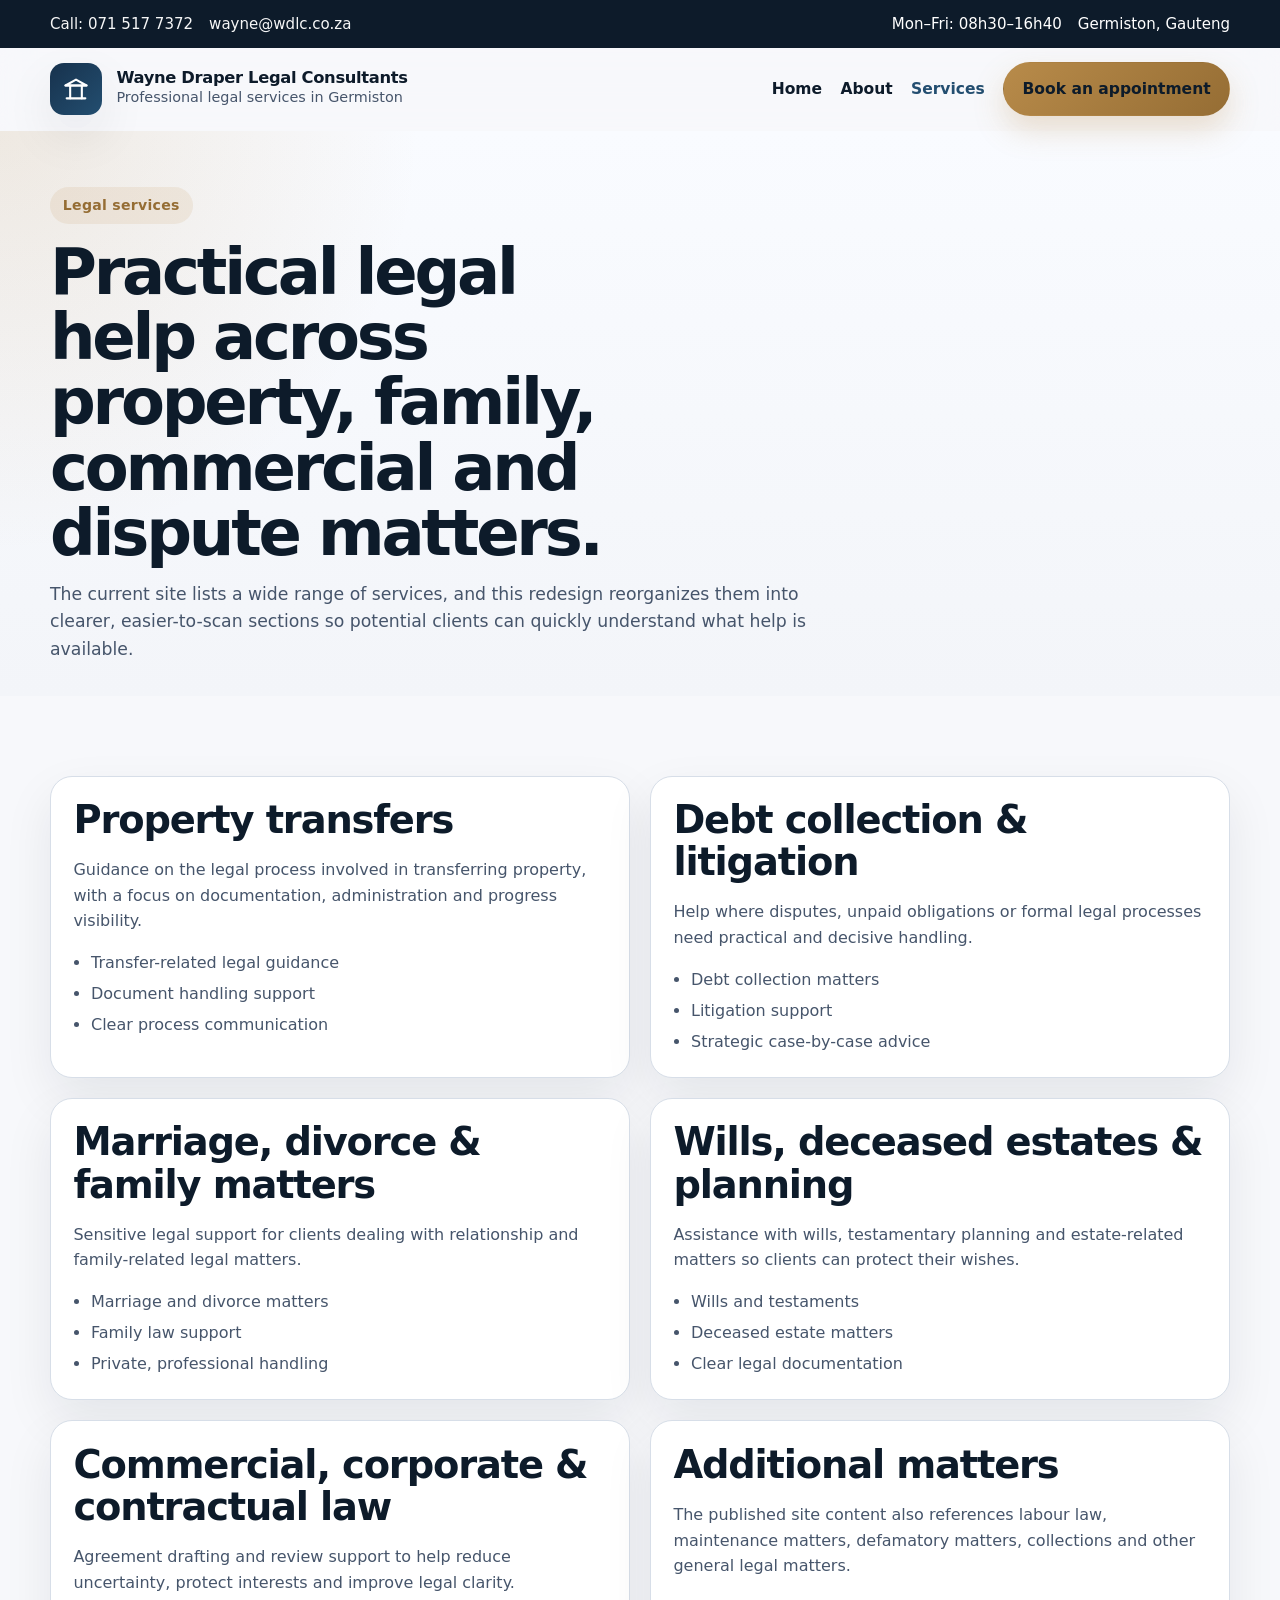
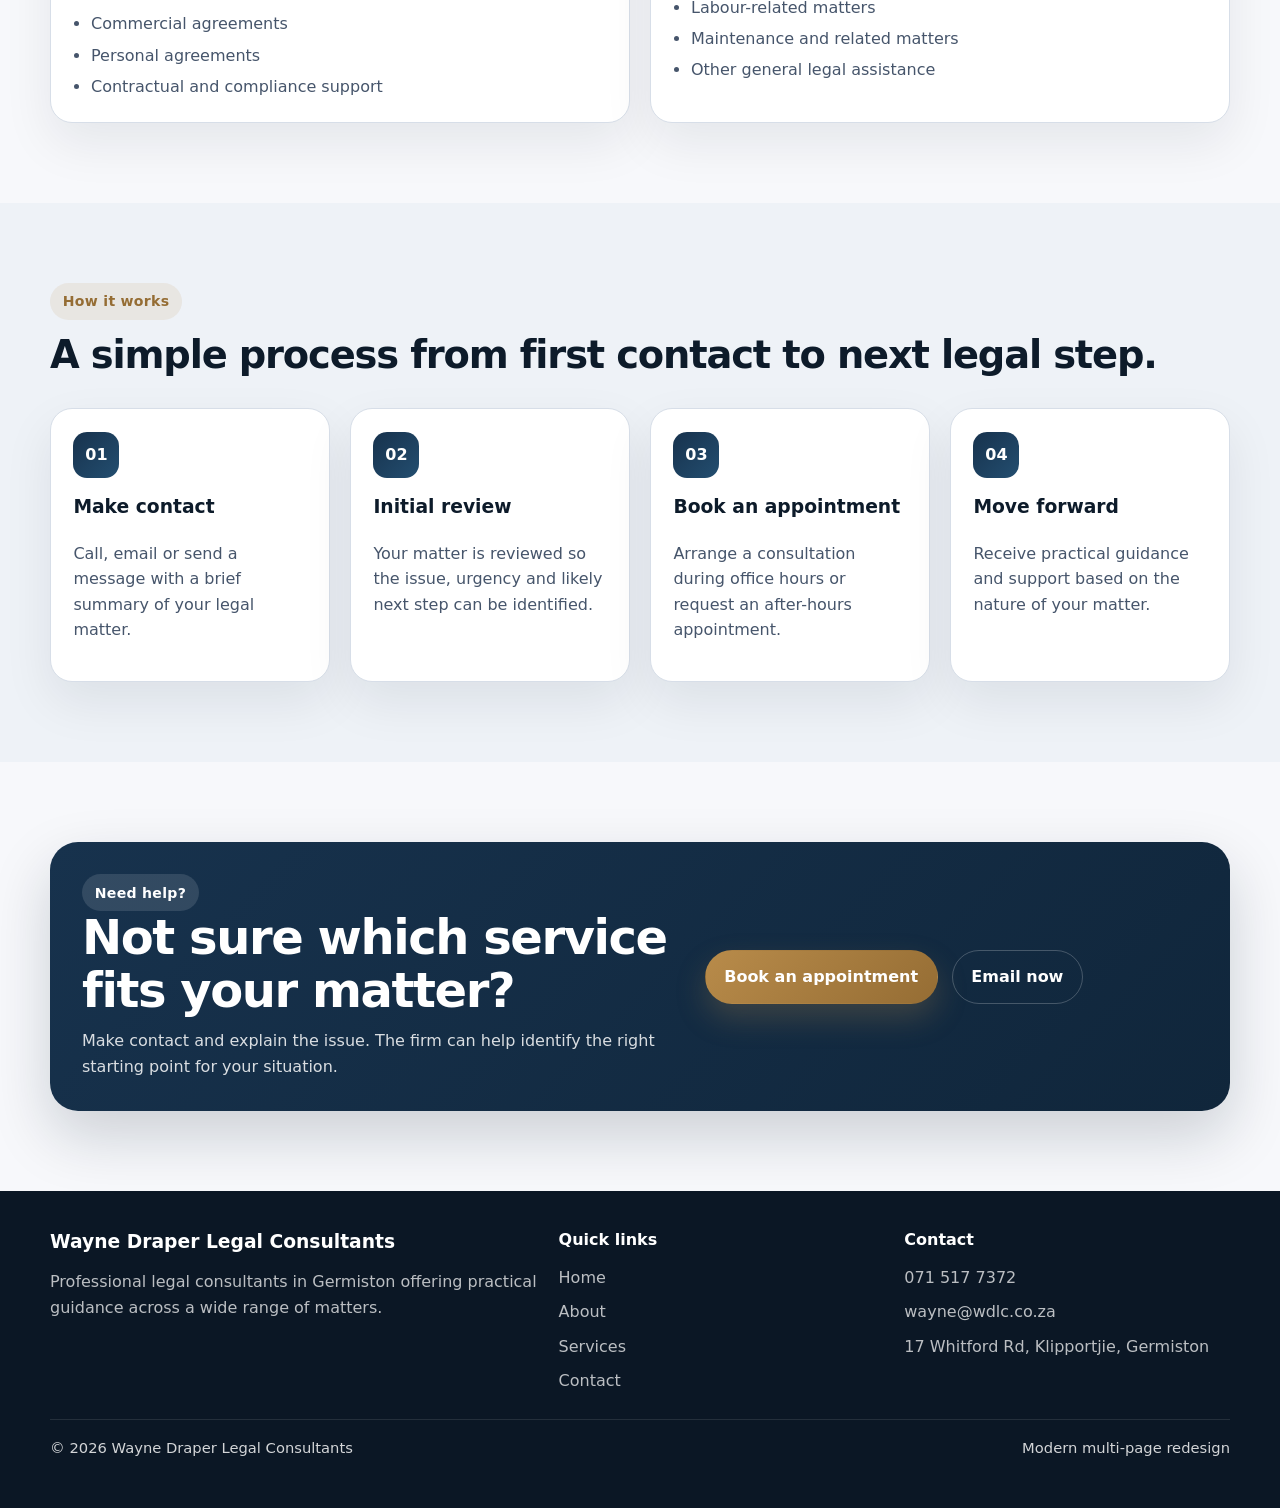
<file: services.html>
<!DOCTYPE html>
<html lang="en-ZA">
<head>
  <meta charset="UTF-8" />
  <meta name="viewport" content="width=device-width, initial-scale=1" />
  <title>Services | Wayne Draper Legal Consultants</title>
  <meta
    name="description"
    content="Explore legal services from Wayne Draper Legal Consultants in Germiston including property transfers, litigation, debt recovery, wills, divorces, agreements and related matters."
  />
  <meta name="robots" content="index,follow" />
  <link rel="canonical" href="https://www.wdlc.co.za/services.html" />
  <link rel="stylesheet" href="styles.css" />
</head>
<body>
  <a class="skip-link" href="#main">Skip to content</a>

  <div class="topbar">
    <div class="container topbar-inner">
      <div class="topbar-links">
        <a href="tel:+27715177372">Call: 071 517 7372</a>
        <a href="mailto:wayne@wdlc.co.za">wayne@wdlc.co.za</a>
      </div>
      <div class="topbar-meta">
        <span>Mon–Fri: 08h30–16h40</span>
        <span>Germiston, Gauteng</span>
      </div>
    </div>
  </div>

  <header class="site-header" id="site-header">
    <div class="container nav">
      <a class="brand" href="index.html" aria-label="Wayne Draper Legal Consultants home">
        <span class="brand-mark" aria-hidden="true">
          <svg viewBox="0 0 24 24" fill="none" stroke="currentColor" stroke-width="1.8" stroke-linecap="round" stroke-linejoin="round">
            <path d="M4 20h16" />
            <path d="M7 20V9" />
            <path d="M17 20V9" />
            <path d="M3 9h18" />
            <path d="M12 4l9 5H3l9-5z" />
          </svg>
        </span>
        <span class="brand-text">
          <span class="brand-name">Wayne Draper Legal Consultants</span>
          <span class="brand-subtitle">Professional legal services in Germiston</span>
        </span>
      </a>

      <button class="nav-toggle" id="nav-toggle" type="button" aria-expanded="false" aria-controls="nav-links" aria-label="Open navigation">
        <svg viewBox="0 0 24 24" fill="none" stroke="currentColor" stroke-width="2">
          <path d="M4 7h16M4 12h16M4 17h16" stroke-linecap="round" />
        </svg>
      </button>

      <ul class="nav-links" id="nav-links">
        <li><a href="index.html">Home</a></li>
        <li><a href="about.html">About</a></li>
        <li><a class="active" href="services.html">Services</a></li>
        <li><a href="contact.html" class="button button-primary">Book an appointment</a></li>
      </ul>
    </div>
  </header>

  <main id="main">
    <section class="page-hero">
      <div class="container">
        <span class="eyebrow reveal">Legal services</span>
        <h1 class="reveal">Practical legal help across property, family, commercial and dispute matters.</h1>
        <p class="page-intro reveal">
          The current site lists a wide range of services, and this redesign reorganizes them into clearer,
          easier-to-scan sections so potential clients can quickly understand what help is available.
        </p>
      </div>
    </section>

    <section class="section">
      <div class="container">
        <div class="service-detail-grid">
          <article class="card reveal">
            <h2>Property transfers</h2>
            <p>
              Guidance on the legal process involved in transferring property, with a focus on documentation,
              administration and progress visibility.
            </p>
            <ul class="check-list">
              <li>Transfer-related legal guidance</li>
              <li>Document handling support</li>
              <li>Clear process communication</li>
            </ul>
          </article>

          <article class="card reveal">
            <h2>Debt collection & litigation</h2>
            <p>
              Help where disputes, unpaid obligations or formal legal processes need practical and decisive handling.
            </p>
            <ul class="check-list">
              <li>Debt collection matters</li>
              <li>Litigation support</li>
              <li>Strategic case-by-case advice</li>
            </ul>
          </article>

          <article class="card reveal">
            <h2>Marriage, divorce & family matters</h2>
            <p>
              Sensitive legal support for clients dealing with relationship and family-related legal matters.
            </p>
            <ul class="check-list">
              <li>Marriage and divorce matters</li>
              <li>Family law support</li>
              <li>Private, professional handling</li>
            </ul>
          </article>

          <article class="card reveal">
            <h2>Wills, deceased estates & planning</h2>
            <p>
              Assistance with wills, testamentary planning and estate-related matters so clients can protect their wishes.
            </p>
            <ul class="check-list">
              <li>Wills and testaments</li>
              <li>Deceased estate matters</li>
              <li>Clear legal documentation</li>
            </ul>
          </article>

          <article class="card reveal">
            <h2>Commercial, corporate & contractual law</h2>
            <p>
              Agreement drafting and review support to help reduce uncertainty, protect interests and improve legal clarity.
            </p>
            <ul class="check-list">
              <li>Commercial agreements</li>
              <li>Personal agreements</li>
              <li>Contractual and compliance support</li>
            </ul>
          </article>

          <article class="card reveal">
            <h2>Additional matters</h2>
            <p>
              The published site content also references labour law, maintenance matters, defamatory matters, collections
              and other general legal matters.
            </p>
            <ul class="check-list">
              <li>Labour-related matters</li>
              <li>Maintenance and related matters</li>
              <li>Other general legal assistance</li>
            </ul>
          </article>
        </div>
      </div>
    </section>

    <section class="section section-soft">
      <div class="container">
        <span class="eyebrow reveal">How it works</span>
        <h2 class="reveal">A simple process from first contact to next legal step.</h2>

        <div class="grid-4 mt-32">
          <article class="card process-step reveal">
            <div class="step-number">01</div>
            <h3>Make contact</h3>
            <p>Call, email or send a message with a brief summary of your legal matter.</p>
          </article>

          <article class="card process-step reveal">
            <div class="step-number">02</div>
            <h3>Initial review</h3>
            <p>Your matter is reviewed so the issue, urgency and likely next step can be identified.</p>
          </article>

          <article class="card process-step reveal">
            <div class="step-number">03</div>
            <h3>Book an appointment</h3>
            <p>Arrange a consultation during office hours or request an after-hours appointment.</p>
          </article>

          <article class="card process-step reveal">
            <div class="step-number">04</div>
            <h3>Move forward</h3>
            <p>Receive practical guidance and support based on the nature of your matter.</p>
          </article>
        </div>
      </div>
    </section>

    <section class="section">
      <div class="container">
        <div class="cta-band reveal">
          <div>
            <span class="eyebrow badge-invert">Need help?</span>
            <h2>Not sure which service fits your matter?</h2>
            <p>
              Make contact and explain the issue. The firm can help identify the right starting point for your situation.
            </p>
          </div>
          <div class="cta-actions">
            <a class="button button-primary" href="contact.html">Book an appointment</a>
            <a class="button button-secondary button-secondary-light" href="mailto:wayne@wdlc.co.za">Email now</a>
          </div>
        </div>
      </div>
    </section>
  </main>

  <footer class="site-footer">
    <div class="container">
      <div class="footer-grid">
        <div>
          <h3>Wayne Draper Legal Consultants</h3>
          <p>Professional legal consultants in Germiston offering practical guidance across a wide range of matters.</p>
        </div>

        <div>
          <h4>Quick links</h4>
          <ul class="footer-list">
            <li><a href="index.html">Home</a></li>
            <li><a href="about.html">About</a></li>
            <li><a href="services.html">Services</a></li>
            <li><a href="contact.html">Contact</a></li>
          </ul>
        </div>

        <div>
          <h4>Contact</h4>
          <ul class="footer-list">
            <li><a href="tel:+27715177372">071 517 7372</a></li>
            <li><a href="mailto:wayne@wdlc.co.za">wayne@wdlc.co.za</a></li>
            <li>17 Whitford Rd, Klipportjie, Germiston</li>
          </ul>
        </div>
      </div>

      <div class="footer-bottom">
        <span>© <span id="year"></span> Wayne Draper Legal Consultants</span>
        <span>Modern multi-page redesign</span>
      </div>
    </div>
  </footer>

  <script src="script.js"></script>
</body>
</html>
</file>
<file: styles.css>
:root {
  --bg: #f7f8fb;
  --surface: #ffffff;
  --surface-2: #eef2f7;
  --ink: #0d1b2a;
  --ink-soft: #46556b;
  --line: #d7dee8;
  --brand: #17324d;
  --brand-2: #234e70;
  --accent: #b88b4a;
  --accent-dark: #956d34;
  --success: #1e7a4d;
  --danger: #b42318;
  --shadow: 0 20px 50px rgba(13, 27, 42, 0.08);
  --shadow-strong: 0 25px 60px rgba(13, 27, 42, 0.18);
  --radius-lg: 28px;
  --radius-md: 22px;
  --radius-sm: 16px;
  --max: 1180px;
}

*,
*::before,
*::after {
  box-sizing: border-box;
}

html {
  scroll-behavior: smooth;
}

body {
  margin: 0;
  font-family: Inter, ui-sans-serif, system-ui, -apple-system, BlinkMacSystemFont, "Segoe UI", Roboto, Arial, sans-serif;
  color: var(--ink);
  background: var(--bg);
  line-height: 1.6;
  text-rendering: optimizeLegibility;
}

img,
svg {
  display: block;
  max-width: 100%;
}

a {
  color: inherit;
  text-decoration: none;
}

button,
input,
textarea {
  font: inherit;
}

.skip-link {
  position: absolute;
  left: -9999px;
  top: 0;
  background: #fff;
  color: #000;
  padding: 0.75rem 1rem;
  z-index: 9999;
}

.skip-link:focus {
  left: 1rem;
  top: 1rem;
  border-radius: 0.5rem;
  box-shadow: var(--shadow);
}

.container {
  width: min(100% - 2rem, var(--max));
  margin-inline: auto;
}

.mt-16 {
  margin-top: 1rem;
}

.mt-32 {
  margin-top: 2rem;
}

.center {
  text-align: center;
}

.full-width {
  max-width: none !important;
}

.topbar {
  background: var(--ink);
  color: #fff;
  font-size: 0.94rem;
}

.topbar-inner {
  display: flex;
  gap: 1rem;
  justify-content: space-between;
  align-items: center;
  min-height: 48px;
  flex-wrap: wrap;
  padding: 0.6rem 0;
}

.topbar-links,
.topbar-meta {
  display: flex;
  gap: 1rem;
  align-items: center;
  flex-wrap: wrap;
}

.topbar a {
  color: #fff;
  opacity: 0.96;
}

.site-header {
  position: sticky;
  top: 0;
  z-index: 1000;
  background: rgba(247, 248, 251, 0.88);
  backdrop-filter: blur(16px);
  border-bottom: 1px solid transparent;
  transition: box-shadow 0.25s ease, border-color 0.25s ease, background 0.25s ease;
}

.site-header.is-scrolled {
  border-color: rgba(215, 222, 232, 0.9);
  box-shadow: 0 10px 30px rgba(13, 27, 42, 0.06);
  background: rgba(255, 255, 255, 0.92);
}

.nav {
  display: flex;
  align-items: center;
  justify-content: space-between;
  min-height: 82px;
  gap: 1rem;
  position: relative;
}

.brand {
  display: flex;
  align-items: center;
  gap: 0.9rem;
  min-width: 0;
}

.brand-mark {
  width: 52px;
  height: 52px;
  border-radius: 14px;
  background: linear-gradient(135deg, var(--brand), var(--brand-2));
  color: #fff;
  display: grid;
  place-items: center;
  flex: 0 0 auto;
  box-shadow: var(--shadow);
}

.brand-mark svg {
  width: 28px;
  height: 28px;
}

.brand-text {
  min-width: 0;
}

.brand-name {
  display: block;
  font-weight: 800;
  line-height: 1.05;
  letter-spacing: -0.02em;
  font-size: 1.02rem;
}

.brand-subtitle {
  display: block;
  color: var(--ink-soft);
  font-size: 0.9rem;
}

.nav-toggle {
  display: none;
  border: 0;
  background: var(--surface);
  border-radius: 12px;
  width: 46px;
  height: 46px;
  padding: 0;
  cursor: pointer;
  box-shadow: var(--shadow);
}

.nav-toggle svg {
  width: 22px;
  height: 22px;
}

.nav-links {
  display: flex;
  align-items: center;
  gap: 1.15rem;
  list-style: none;
  margin: 0;
  padding: 0;
}

.nav-links a {
  color: var(--ink);
  font-weight: 600;
  font-size: 0.97rem;
}

.nav-links a:hover,
.nav-links a:focus-visible,
.nav-links a.active {
  color: var(--brand-2);
}

.active-button {
  color: #fff !important;
}

.button {
  display: inline-flex;
  align-items: center;
  justify-content: center;
  gap: 0.6rem;
  min-height: 48px;
  padding: 0.85rem 1.15rem;
  border-radius: 999px;
  font-weight: 700;
  border: 1px solid transparent;
  transition: transform 0.2s ease, background 0.2s ease, border-color 0.2s ease, color 0.2s ease;
  cursor: pointer;
  text-align: center;
}

.button:hover,
.button:focus-visible {
  transform: translateY(-1px);
}

.button-primary {
  background: linear-gradient(135deg, var(--accent), var(--accent-dark));
  color: #fff;
  box-shadow: 0 14px 30px rgba(184, 139, 74, 0.25);
}

.button-secondary {
  background: transparent;
  border-color: var(--line);
  color: var(--ink);
}

.button-secondary-light {
  color: #fff;
  border-color: rgba(255, 255, 255, 0.22);
}

.button-dark {
  background: var(--ink);
  color: #fff;
}

.eyebrow {
  display: inline-flex;
  align-items: center;
  gap: 0.5rem;
  border-radius: 999px;
  padding: 0.45rem 0.8rem;
  background: rgba(184, 139, 74, 0.12);
  color: var(--accent-dark);
  font-weight: 700;
  font-size: 0.88rem;
  letter-spacing: 0.02em;
}

.badge-invert {
  background: rgba(255, 255, 255, 0.12);
  color: #fff;
}

.hero {
  position: relative;
  overflow: clip;
  padding: 3.5rem 0 5rem;
  background:
    radial-gradient(circle at 0% 0%, rgba(184, 139, 74, 0.18), transparent 30%),
    radial-gradient(circle at 100% 0%, rgba(35, 78, 112, 0.18), transparent 28%),
    linear-gradient(180deg, #f9fbff 0%, #f3f5f9 100%);
}

.page-hero {
  padding: 3.5rem 0 2rem;
  background:
    radial-gradient(circle at 0% 0%, rgba(184, 139, 74, 0.16), transparent 30%),
    linear-gradient(180deg, #f9fbff 0%, #f3f5f9 100%);
}

.page-hero h1 {
  margin: 1rem 0 0.9rem;
  font-size: clamp(2.1rem, 5vw, 4rem);
  line-height: 1.02;
  letter-spacing: -0.05em;
  max-width: 14ch;
}

.page-intro {
  max-width: 760px;
  margin: 0;
  color: var(--ink-soft);
  font-size: 1.08rem;
}

.hero-grid {
  display: grid;
  grid-template-columns: 1.15fr 0.85fr;
  gap: 2rem;
  align-items: center;
}

.hero-copy h1 {
  margin: 1rem 0 1rem;
  font-size: clamp(2.2rem, 5vw, 4.5rem);
  line-height: 0.98;
  letter-spacing: -0.05em;
  max-width: 11ch;
}

.hero-copy p {
  margin: 0 0 1.5rem;
  color: var(--ink-soft);
  font-size: 1.08rem;
  max-width: 62ch;
}

.hero-actions {
  display: flex;
  flex-wrap: wrap;
  gap: 0.9rem;
  margin-bottom: 1.5rem;
}

.hero-proof {
  display: grid;
  grid-template-columns: repeat(3, minmax(0, 1fr));
  gap: 0.9rem;
  margin-top: 1.6rem;
}

.proof-card {
  background: rgba(255, 255, 255, 0.75);
  backdrop-filter: blur(10px);
  border: 1px solid rgba(215, 222, 232, 0.8);
  border-radius: 18px;
  padding: 1rem;
  box-shadow: var(--shadow);
}

.proof-card strong {
  display: block;
  font-size: 1.35rem;
  line-height: 1;
  margin-bottom: 0.35rem;
  letter-spacing: -0.03em;
}

.proof-card span {
  color: var(--ink-soft);
  font-size: 0.92rem;
}

.hero-panel,
.profile-panel {
  background: linear-gradient(180deg, #0f1f30 0%, #13283d 100%);
  color: #fff;
  border-radius: 28px;
  padding: 1.5rem;
  box-shadow: var(--shadow-strong);
  overflow: hidden;
}

.hero-panel {
  position: relative;
  isolation: isolate;
}

.hero-panel::before {
  content: "";
  position: absolute;
  inset: auto -20% -20% auto;
  width: 260px;
  height: 260px;
  border-radius: 50%;
  background: rgba(184, 139, 74, 0.18);
  filter: blur(8px);
  z-index: -1;
}

.consult-card {
  background: rgba(255, 255, 255, 0.06);
  border: 1px solid rgba(255, 255, 255, 0.12);
  border-radius: 22px;
  padding: 1.4rem;
}

.consult-card h2,
.profile-panel h3 {
  margin: 0 0 0.65rem;
  line-height: 1.15;
}

.consult-card h2 {
  font-size: 1.4rem;
}

.profile-panel h3 {
  font-size: 1.8rem;
  letter-spacing: -0.03em;
}

.consult-card p,
.profile-panel p {
  margin: 0 0 1rem;
  color: rgba(255, 255, 255, 0.82);
}

.contact-list,
.contact-detail-list,
.stack,
.faq-list {
  display: grid;
  gap: 1rem;
}

.contact-item,
.contact-detail,
.feature,
.trust-item {
  display: grid;
  align-items: start;
  gap: 0.85rem;
}

.contact-item {
  grid-template-columns: 44px 1fr;
  padding: 0.85rem;
  border-radius: 16px;
  background: rgba(255, 255, 255, 0.05);
}

.contact-detail {
  grid-template-columns: 48px 1fr;
}

.feature {
  grid-template-columns: 56px 1fr;
  background: var(--surface);
  border: 1px solid var(--line);
  border-radius: 20px;
  padding: 1rem;
  box-shadow: var(--shadow);
}

.trust-strip {
  padding-top: 1.2rem;
}

.trust-grid {
  display: grid;
  grid-template-columns: repeat(4, minmax(0, 1fr));
  gap: 1rem;
}

.trust-item {
  grid-template-columns: 44px 1fr;
  background: var(--surface);
  border: 1px solid var(--line);
  border-radius: 18px;
  padding: 1rem 1.1rem;
  box-shadow: var(--shadow);
}

.icon-box {
  width: 44px;
  height: 44px;
  border-radius: 14px;
  display: grid;
  place-items: center;
  background: rgba(255, 255, 255, 0.1);
  color: #fff;
  flex: 0 0 auto;
}

.icon-box svg {
  width: 20px;
  height: 20px;
}

.icon-soft {
  background: linear-gradient(135deg, rgba(23, 50, 77, 0.1), rgba(184, 139, 74, 0.18));
  color: var(--brand);
}

.section {
  padding: 5rem 0;
}

.section-soft {
  background: var(--surface-2);
}

.section h2 {
  margin: 0.9rem 0 1rem;
  font-size: clamp(1.9rem, 3vw, 3rem);
  line-height: 1.1;
  letter-spacing: -0.03em;
}

.section-intro {
  max-width: 760px;
  color: var(--ink-soft);
  margin: 0;
  font-size: 1.05rem;
}

.grid-4,
.grid-3,
.grid-2,
.service-detail-grid,
.contact-section-grid,
.split-layout,
.why-wrap,
.footer-grid,
.field-row,
.cta-band,
.mini-stats {
  display: grid;
  gap: 1.25rem;
}

.grid-4 {
  grid-template-columns: repeat(4, minmax(0, 1fr));
}

.grid-3 {
  grid-template-columns: repeat(3, minmax(0, 1fr));
}

.grid-2,
.field-row {
  grid-template-columns: repeat(2, minmax(0, 1fr));
}

.service-detail-grid {
  grid-template-columns: repeat(2, minmax(0, 1fr));
}

.contact-section-grid {
  grid-template-columns: 0.95fr 1.05fr;
  align-items: start;
}

.split-layout,
.why-wrap {
  grid-template-columns: 1fr 1fr;
  align-items: stretch;
}

.footer-grid {
  grid-template-columns: 1.2fr 0.8fr 0.8fr;
  align-items: start;
}

.cta-band {
  grid-template-columns: 1.1fr 0.9fr;
  align-items: center;
  background: linear-gradient(135deg, var(--brand), #10263b);
  color: #fff;
  border-radius: 28px;
  padding: 2rem;
  box-shadow: var(--shadow-strong);
}

.cta-band h2 {
  margin: 0 0 0.7rem;
  font-size: clamp(1.8rem, 4vw, 3rem);
}

.cta-band p {
  margin: 0;
  color: rgba(255, 255, 255, 0.84);
  max-width: 58ch;
}

.cta-actions {
  display: flex;
  gap: 0.9rem;
  flex-wrap: wrap;
  justify-content: flex-start;
}

.card,
.contact-card {
  background: var(--surface);
  border: 1px solid var(--line);
  border-radius: 22px;
  padding: 1.4rem;
  box-shadow: var(--shadow);
}

.card h2,
.card h3,
.contact-card h2,
.contact-card h3,
.trust-item h3,
.feature h3 {
  margin-top: 0;
}

.card p,
.contact-card p,
.trust-item p,
.feature p {
  color: var(--ink-soft);
}

.service-card {
  display: flex;
  flex-direction: column;
  gap: 1rem;
  height: 100%;
}

.service-card h3 {
  margin-bottom: 0;
}

.process-step .step-number {
  width: 46px;
  height: 46px;
  border-radius: 14px;
  display: grid;
  place-items: center;
  background: linear-gradient(135deg, var(--brand), var(--brand-2));
  color: #fff;
  font-weight: 800;
  margin-bottom: 0.9rem;
}

.mini-stats {
  grid-template-columns: repeat(3, minmax(0, 1fr));
  margin-top: 1rem;
}

.cardish {
  background: rgba(255, 255, 255, 0.07);
  border-radius: 16px;
  padding: 0.9rem;
  border: 1px solid rgba(255, 255, 255, 0.12);
}

.cardish strong {
  display: block;
  font-size: 1.15rem;
  margin-bottom: 0.2rem;
}

.cardish span {
  font-size: 0.9rem;
  color: rgba(255, 255, 255, 0.75);
}

.check-list {
  margin: 1rem 0 0;
  padding-left: 1.1rem;
  color: var(--ink-soft);
}

.check-list li + li {
  margin-top: 0.35rem;
}

.muted {
  color: var(--ink-soft);
}

.contact-form {
  display: grid;
  gap: 1rem;
}

.field {
  display: grid;
  gap: 0.4rem;
}

.field label {
  font-weight: 700;
  font-size: 0.95rem;
}

.field input,
.field textarea {
  width: 100%;
  border: 1px solid var(--line);
  border-radius: 14px;
  background: #fff;
  color: var(--ink);
  padding: 0.95rem 1rem;
  outline: none;
  transition: border-color 0.2s ease, box-shadow 0.2s ease;
}

.field textarea {
  min-height: 150px;
  resize: vertical;
}

.field input:focus,
.field textarea:focus {
  border-color: var(--brand-2);
  box-shadow: 0 0 0 4px rgba(35, 78, 112, 0.12);
}

.form-message {
  min-height: 1.5rem;
  font-size: 0.95rem;
  font-weight: 600;
}

.form-message.success {
  color: var(--success);
}

.form-message.error {
  color: var(--danger);
}

.faq-item {
  background: var(--surface);
  border: 1px solid var(--line);
  border-radius: 18px;
  box-shadow: var(--shadow);
  overflow: hidden;
}

.faq-button {
  width: 100%;
  border: 0;
  background: transparent;
  display: flex;
  justify-content: space-between;
  align-items: center;
  gap: 1rem;
  text-align: left;
  padding: 1.15rem 1.2rem;
  cursor: pointer;
  color: var(--ink);
  font-weight: 700;
  list-style: none;
}

.faq-button::-webkit-details-marker {
  display: none;
}

.faq-button svg {
  width: 20px;
  height: 20px;
  transition: transform 0.2s ease;
  flex: 0 0 auto;
}

.faq-item[open] .faq-button svg {
  transform: rotate(180deg);
}

.faq-panel {
  padding: 0 1.2rem 1.2rem;
  color: var(--ink-soft);
}

.footer-list {
  list-style: none;
  padding: 0;
  margin: 0;
  display: grid;
  gap: 0.55rem;
}

.site-footer {
  padding: 2.2rem 0 3rem;
  background: #0b1725;
  color: rgba(255, 255, 255, 0.82);
}

.site-footer h3,
.site-footer h4 {
  color: #fff;
  margin: 0 0 0.8rem;
}

.site-footer p,
.site-footer li {
  margin: 0;
  color: rgba(255, 255, 255, 0.72);
}

.footer-bottom {
  display: flex;
  justify-content: space-between;
  gap: 1rem;
  flex-wrap: wrap;
  margin-top: 1.6rem;
  padding-top: 1rem;
  border-top: 1px solid rgba(255, 255, 255, 0.1);
  font-size: 0.92rem;
}

.reveal {
  opacity: 0;
  transform: translateY(18px);
  transition: opacity 0.5s ease, transform 0.5s ease;
}

.reveal.is-visible {
  opacity: 1;
  transform: translateY(0);
}

@media (max-width: 1080px) {
  .hero-grid,
  .contact-section-grid,
  .split-layout,
  .why-wrap,
  .footer-grid,
  .cta-band {
    grid-template-columns: 1fr;
  }

  .grid-4,
  .trust-grid {
    grid-template-columns: repeat(2, minmax(0, 1fr));
  }

  .grid-3,
  .service-detail-grid {
    grid-template-columns: repeat(2, minmax(0, 1fr));
  }
}

@media (max-width: 820px) {
  .topbar-inner {
    justify-content: center;
  }

  .nav-toggle {
    display: inline-grid;
    place-items: center;
  }

  .nav-links {
    position: absolute;
    left: 1rem;
    right: 1rem;
    top: calc(100% + 0.7rem);
    background: rgba(255, 255, 255, 0.98);
    border: 1px solid var(--line);
    border-radius: 20px;
    box-shadow: var(--shadow);
    padding: 0.9rem;
    display: none;
    flex-direction: column;
    align-items: stretch;
  }

  .nav-links.is-open {
    display: flex;
  }

  .nav-links li {
    width: 100%;
  }

  .nav-links a,
  .nav-links .button {
    width: 100%;
    justify-content: center;
  }

  .hero-proof,
  .mini-stats,
  .field-row {
    grid-template-columns: 1fr;
  }
}

@media (max-width: 640px) {
  .section {
    padding: 4rem 0;
  }

  .grid-4,
  .grid-3,
  .grid-2,
  .trust-grid,
  .service-detail-grid {
    grid-template-columns: 1fr;
  }

  .hero {
    padding-top: 2.6rem;
  }

  .card,
  .contact-card,
  .proof-card,
  .trust-item {
    border-radius: 18px;
  }

  .brand-name {
    font-size: 0.96rem;
  }

  .brand-subtitle {
    font-size: 0.84rem;
  }
}

@media (prefers-reduced-motion: reduce) {
  html {
    scroll-behavior: auto;
  }

  *,
  *::before,
  *::after {
    animation: none !important;
    transition: none !important;
  }
}
</file>
